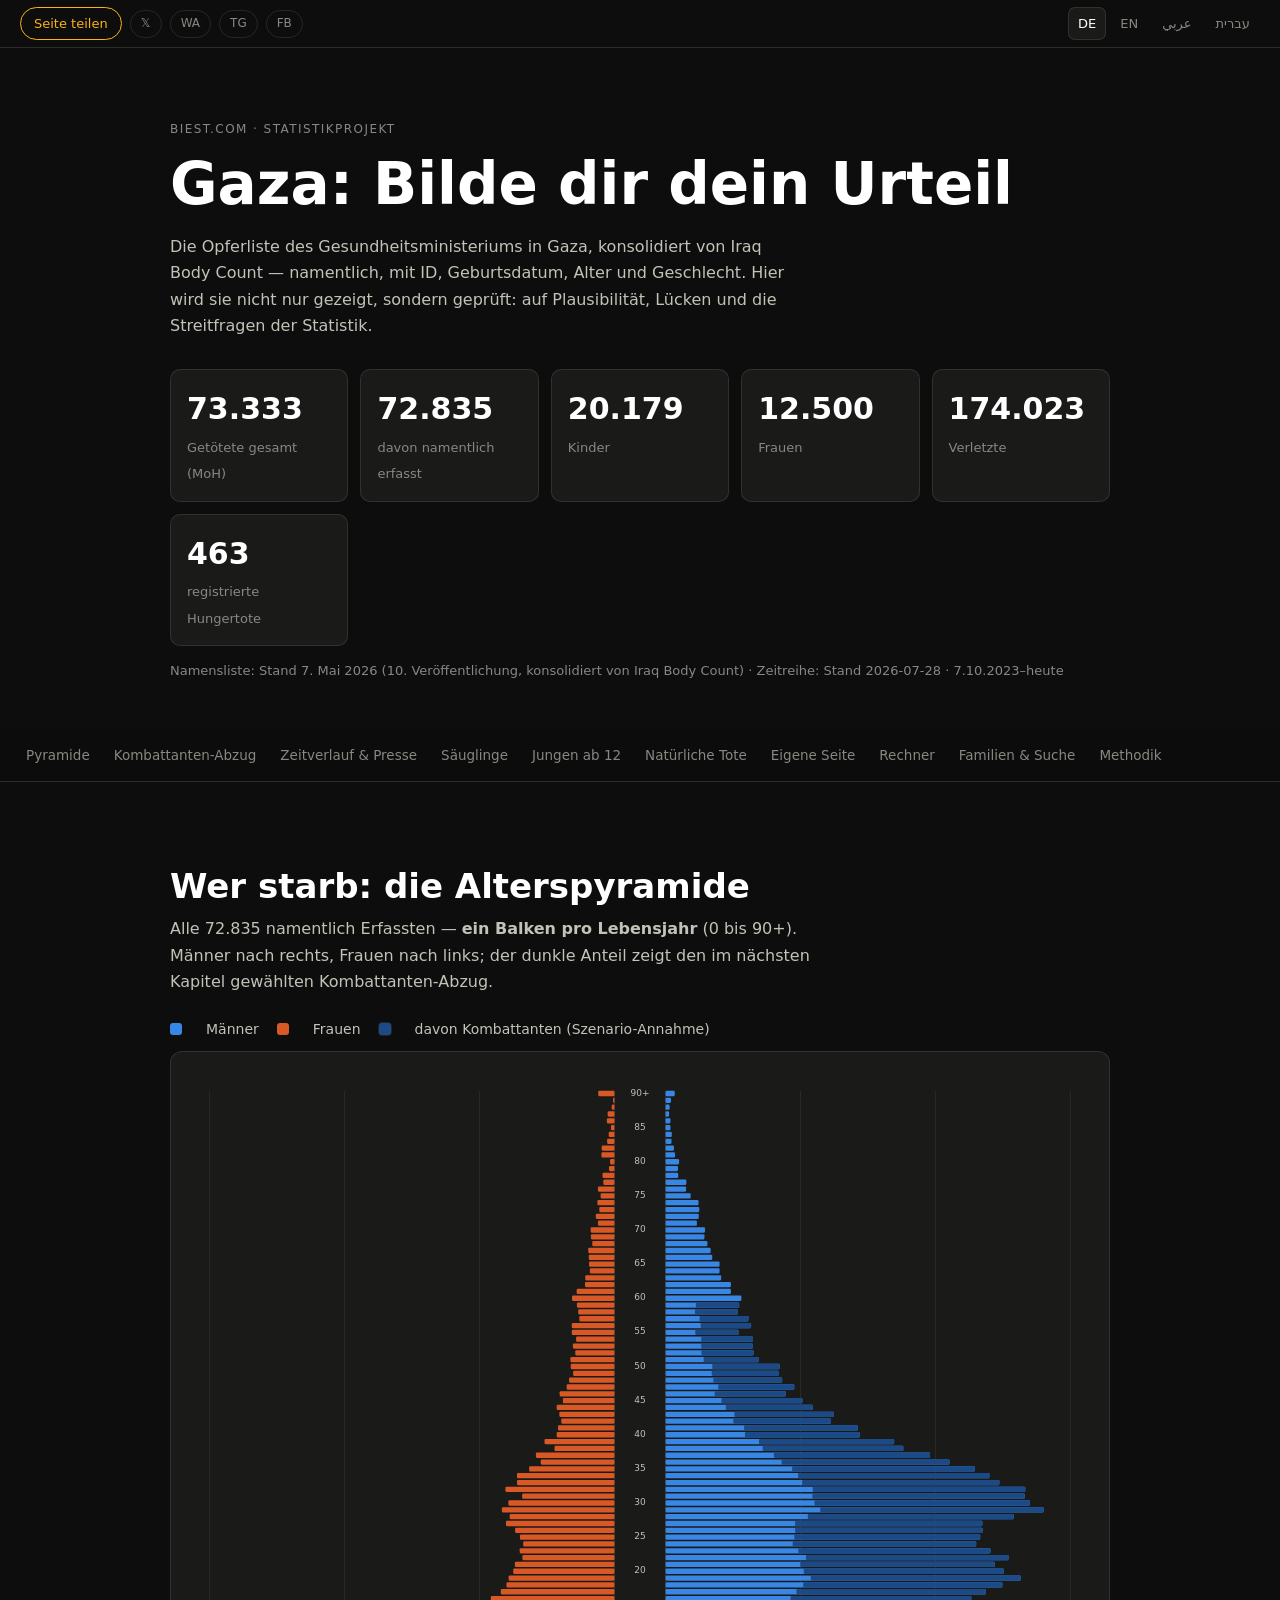
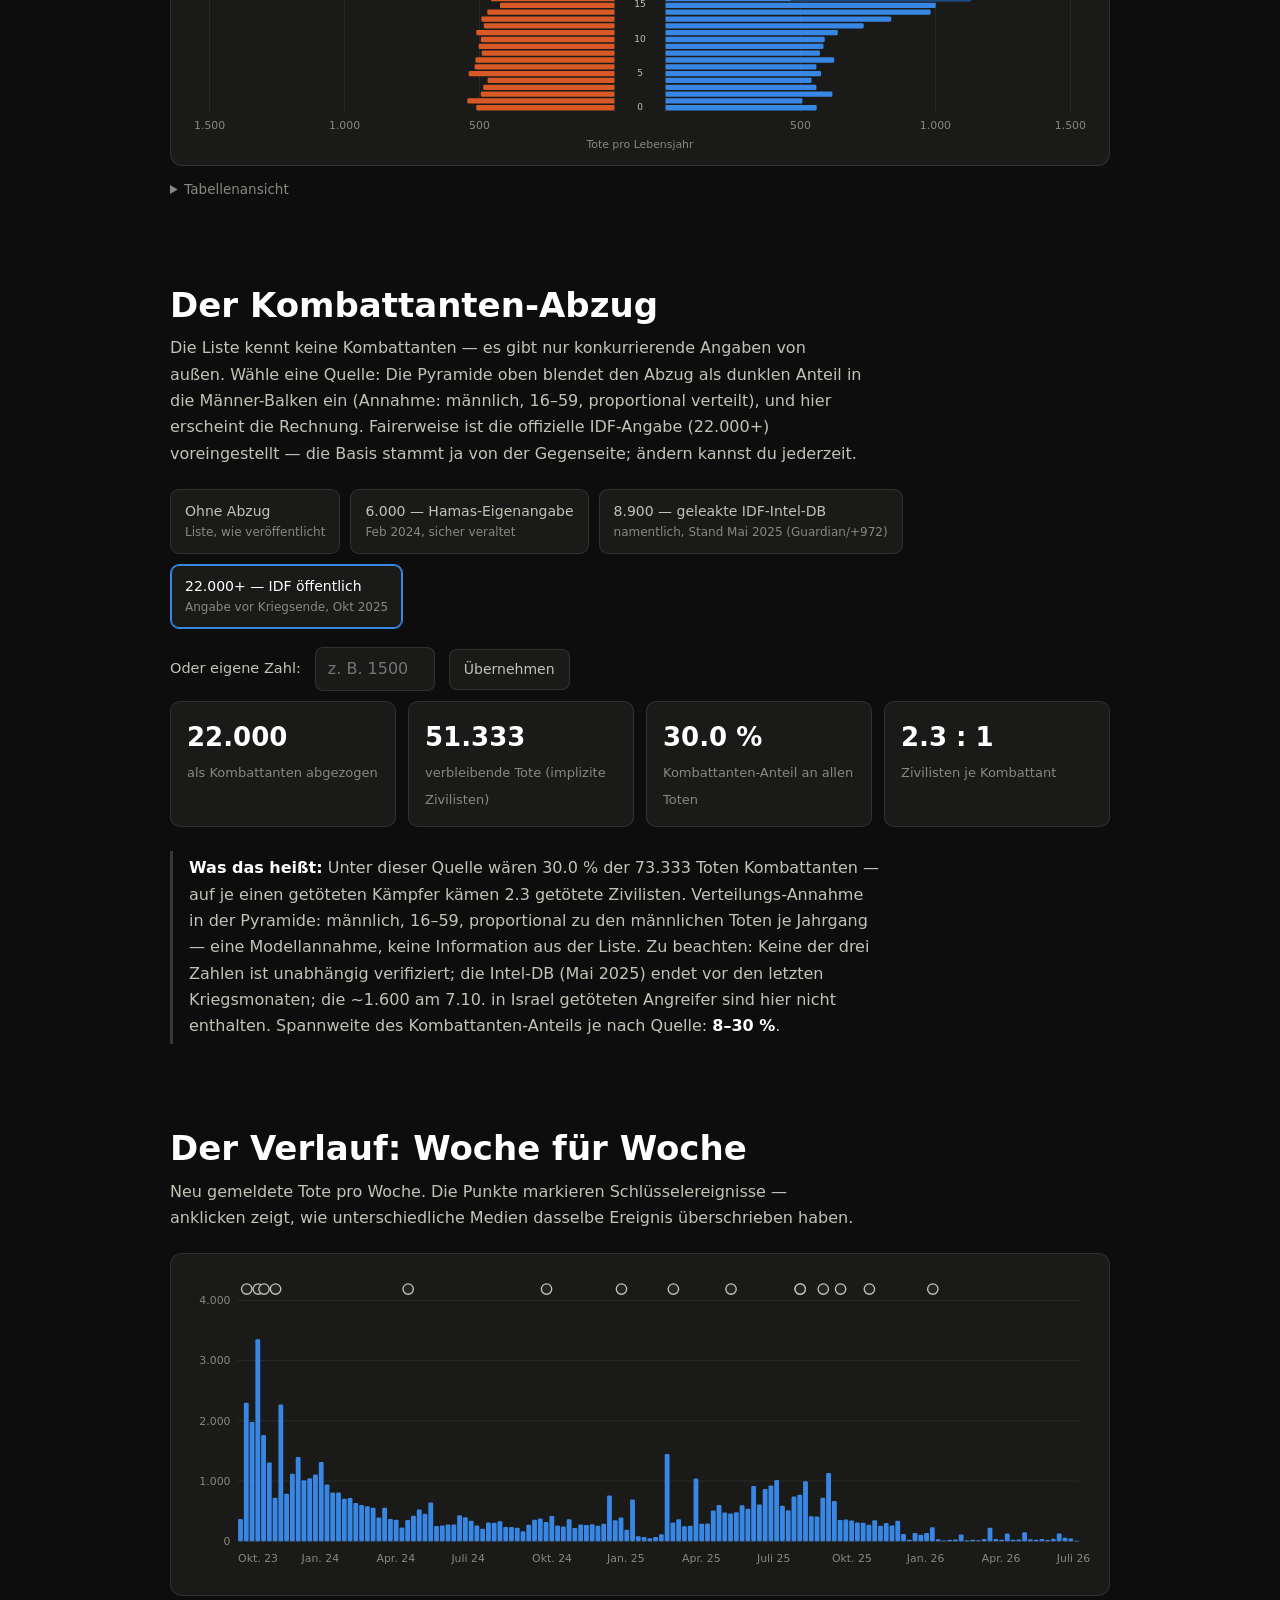
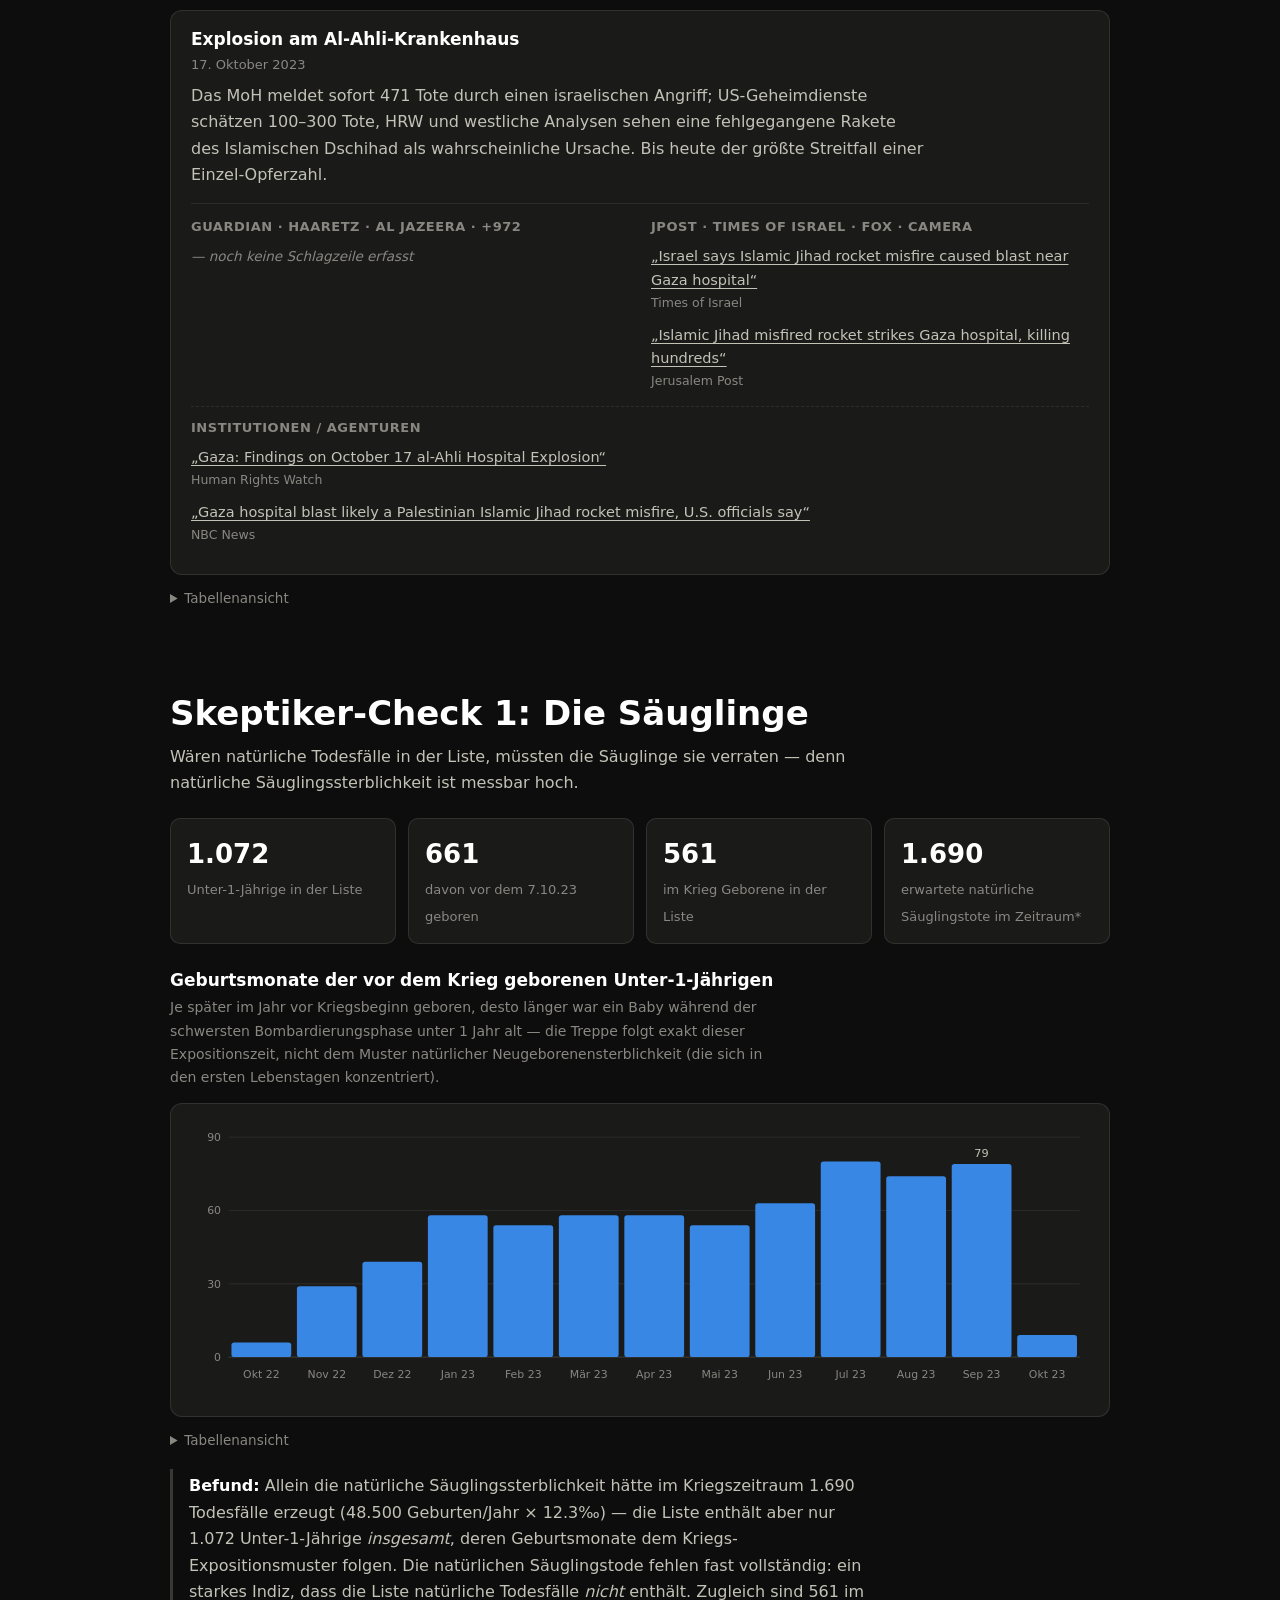
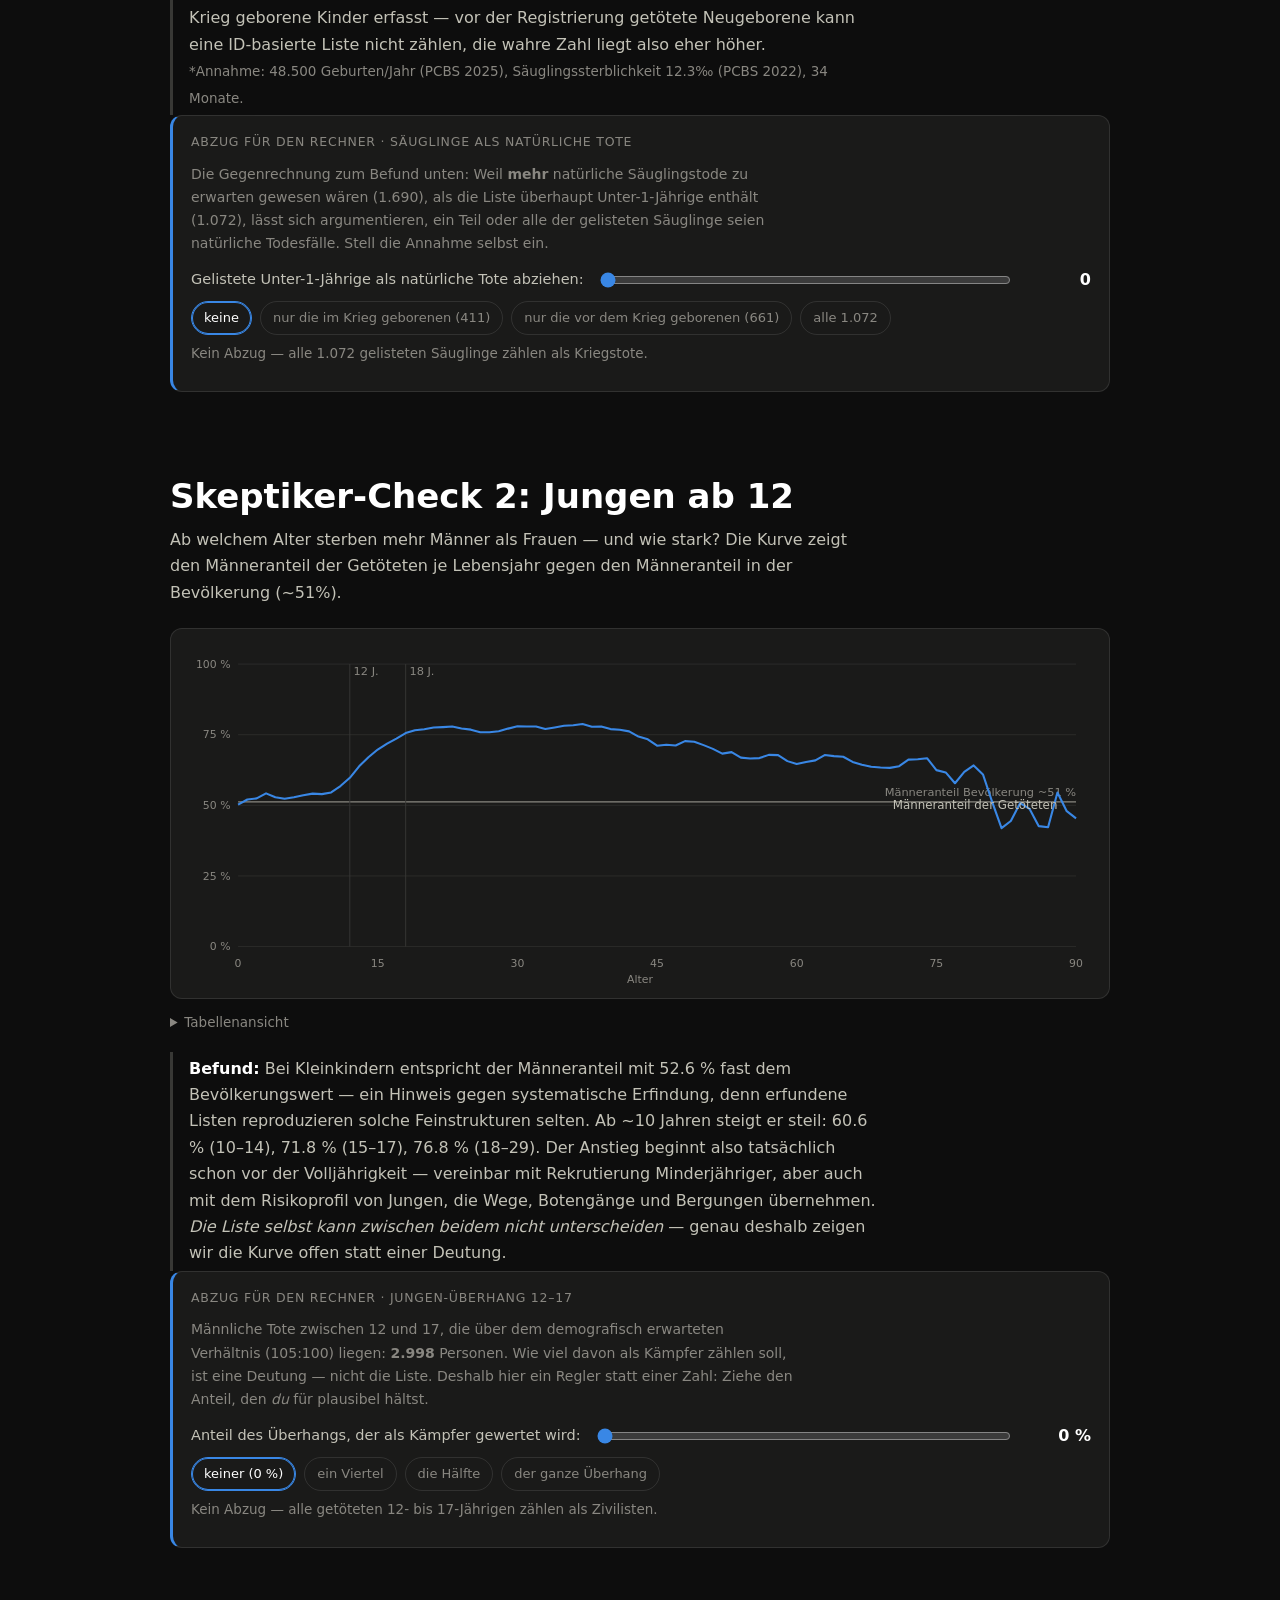
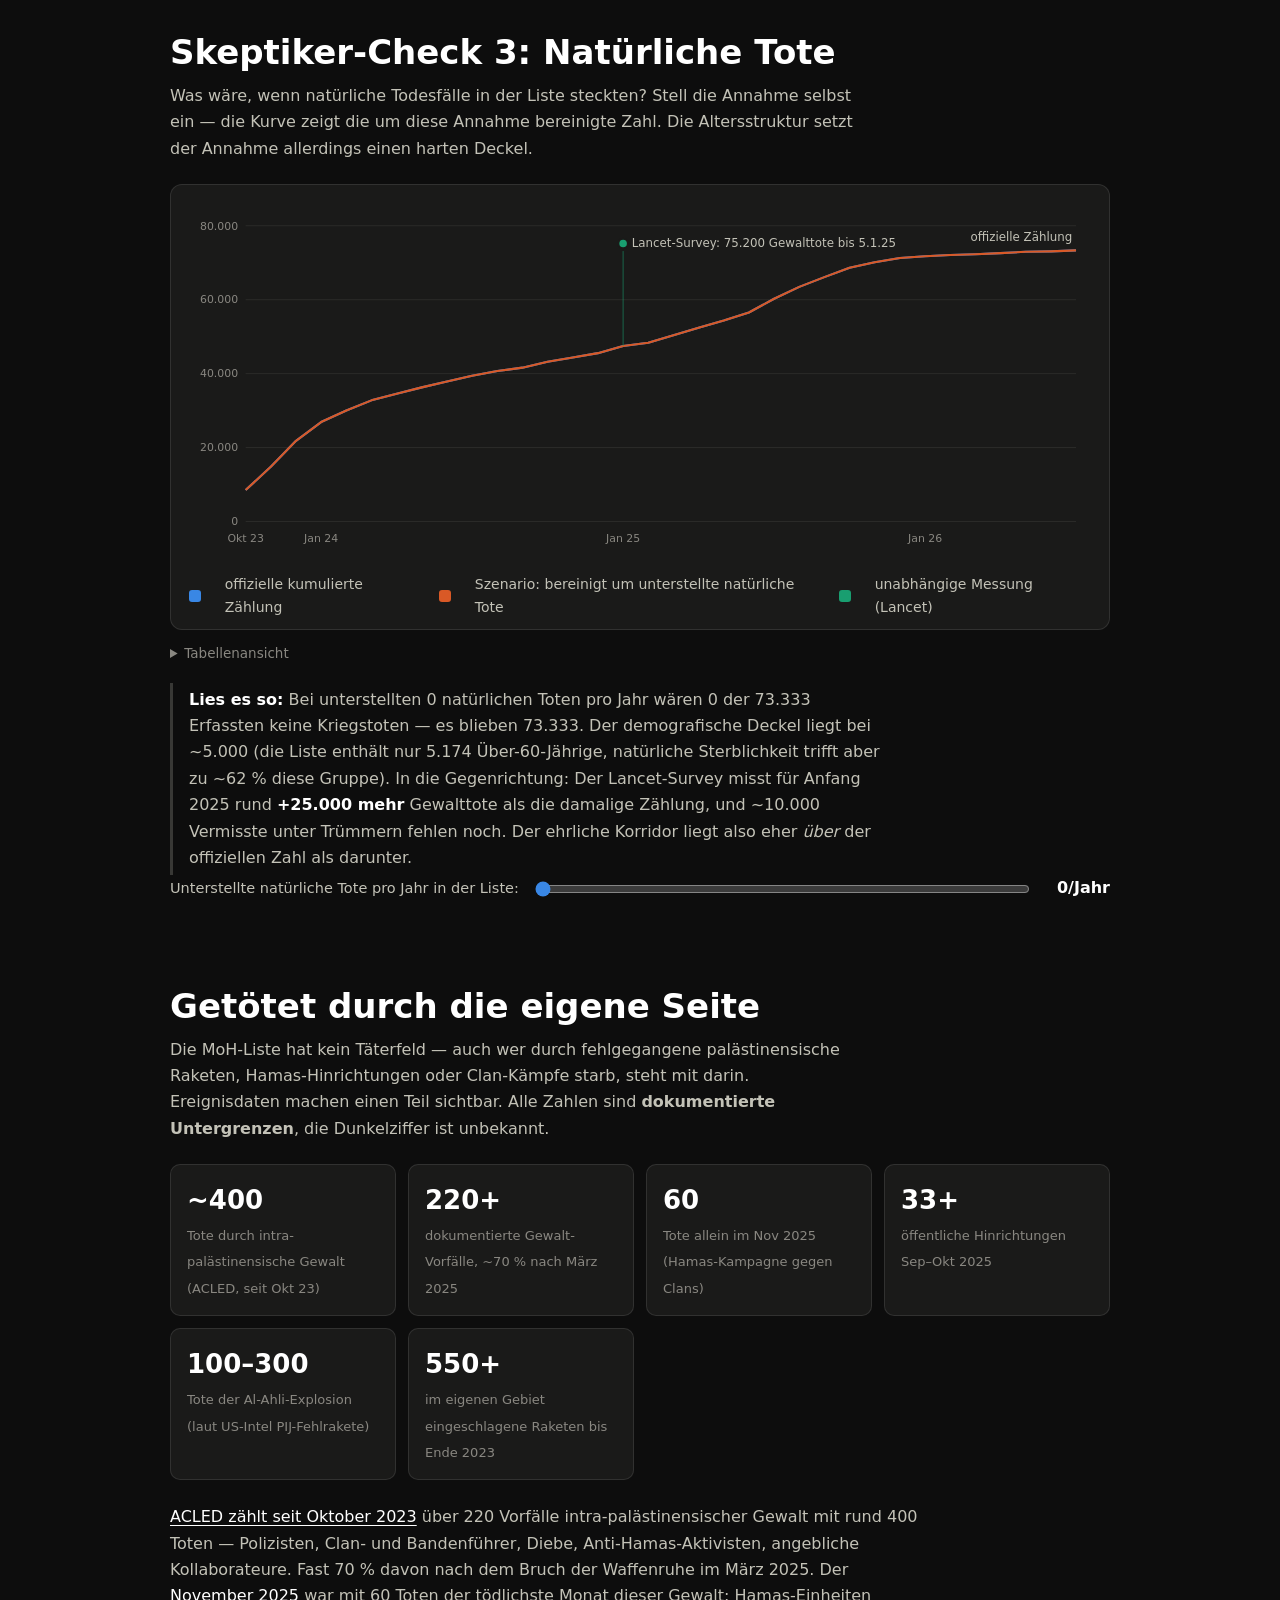
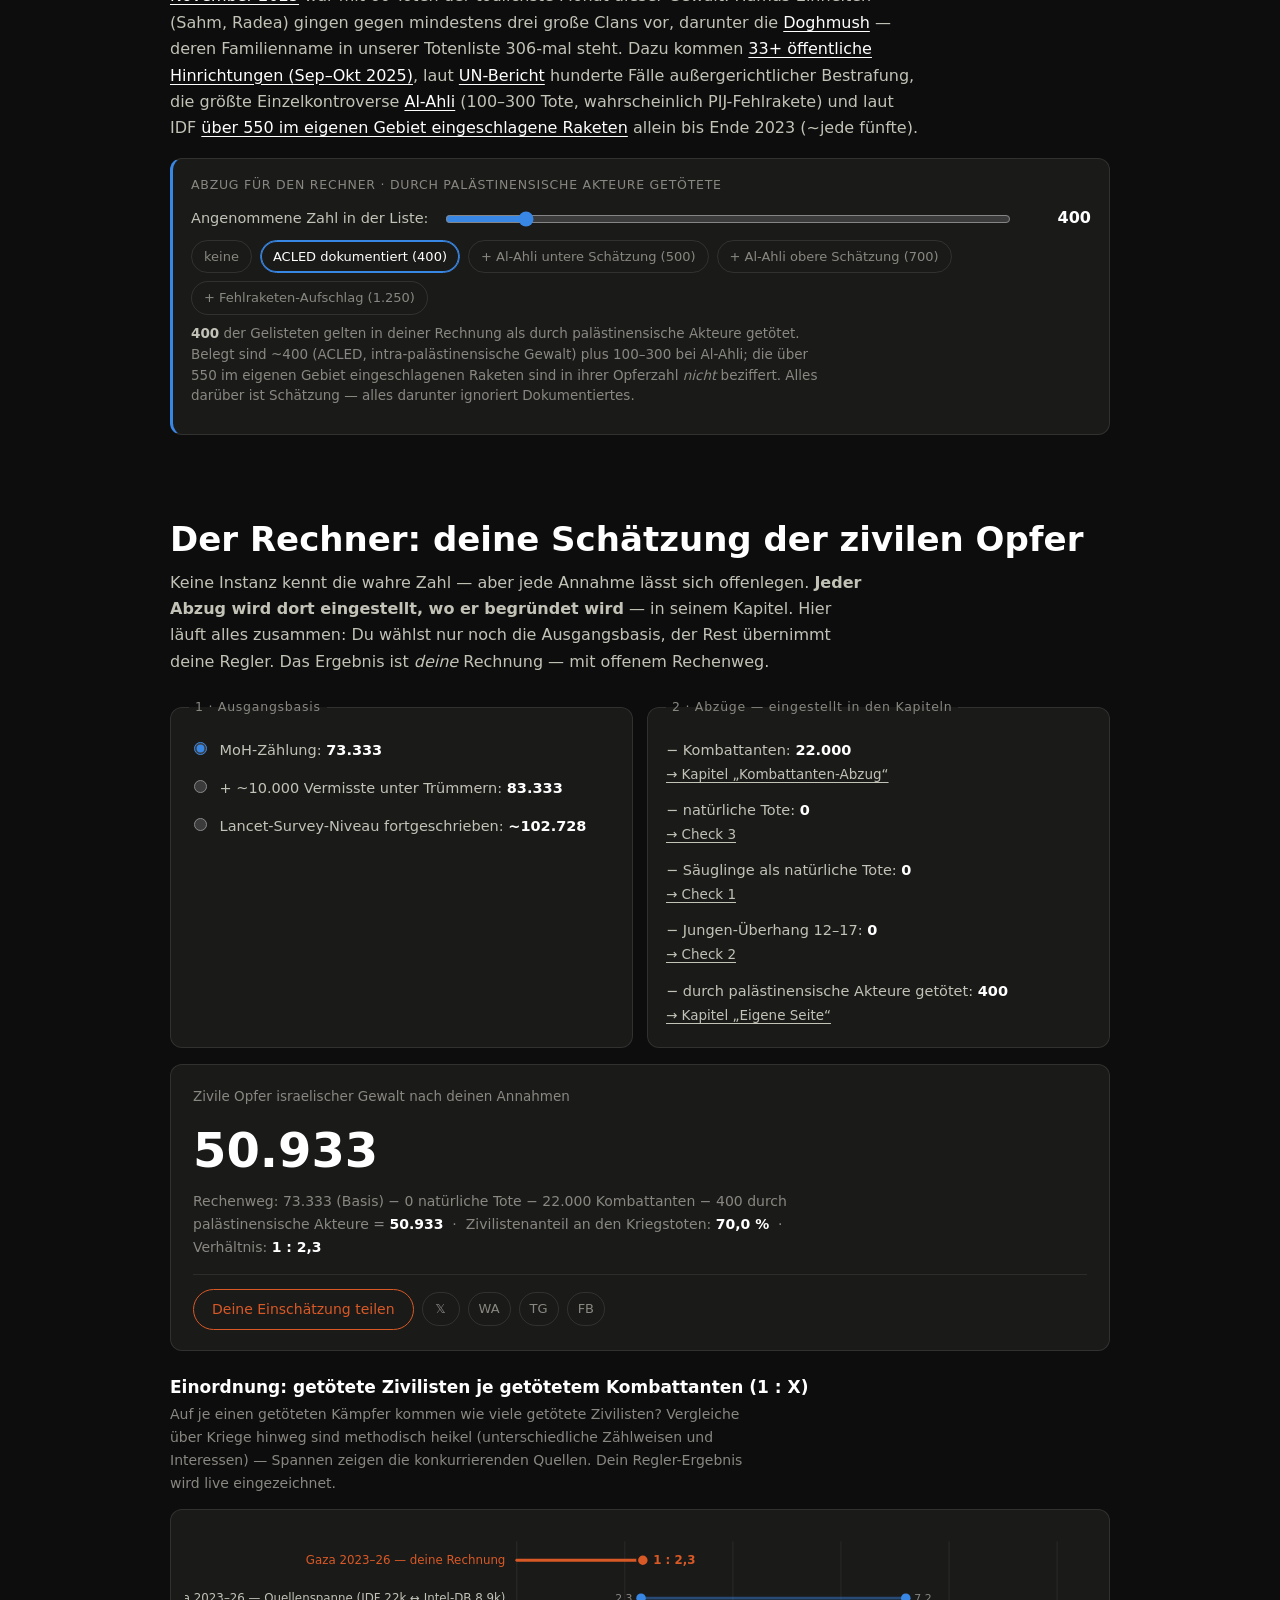
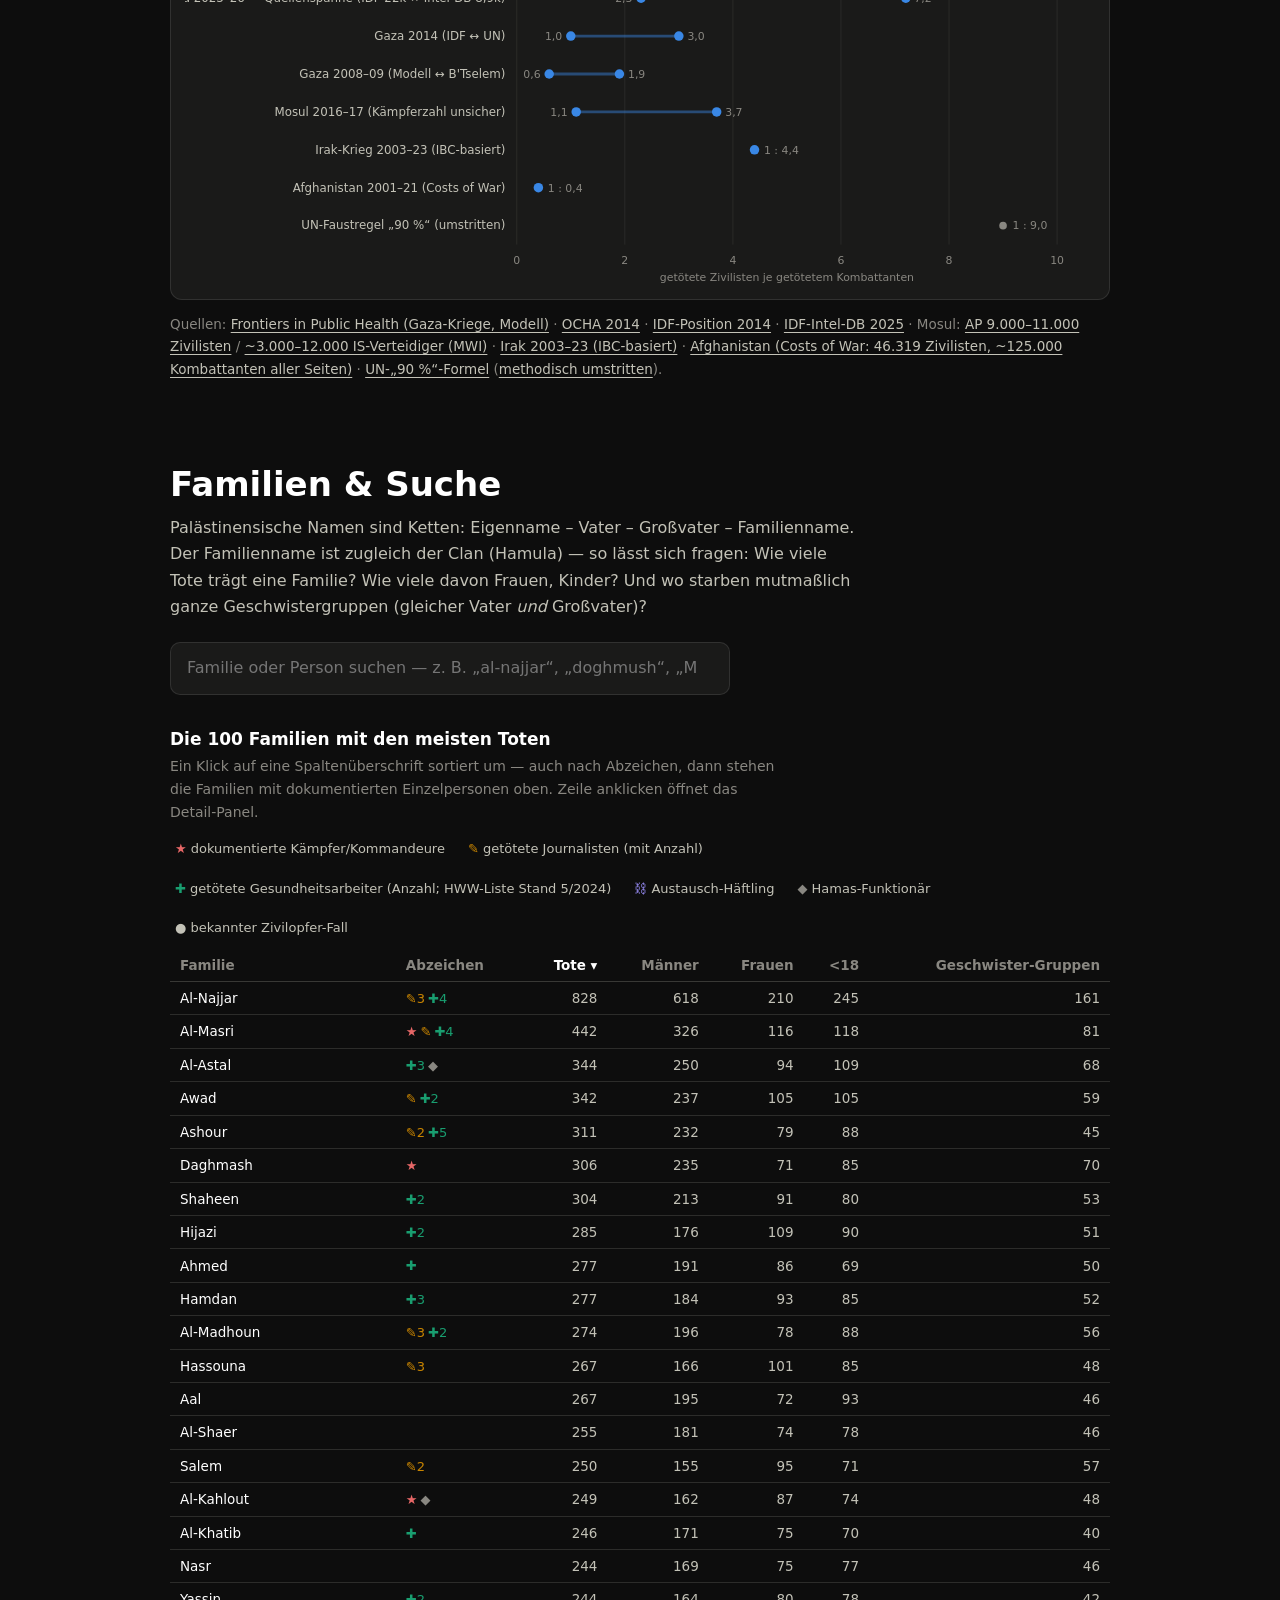
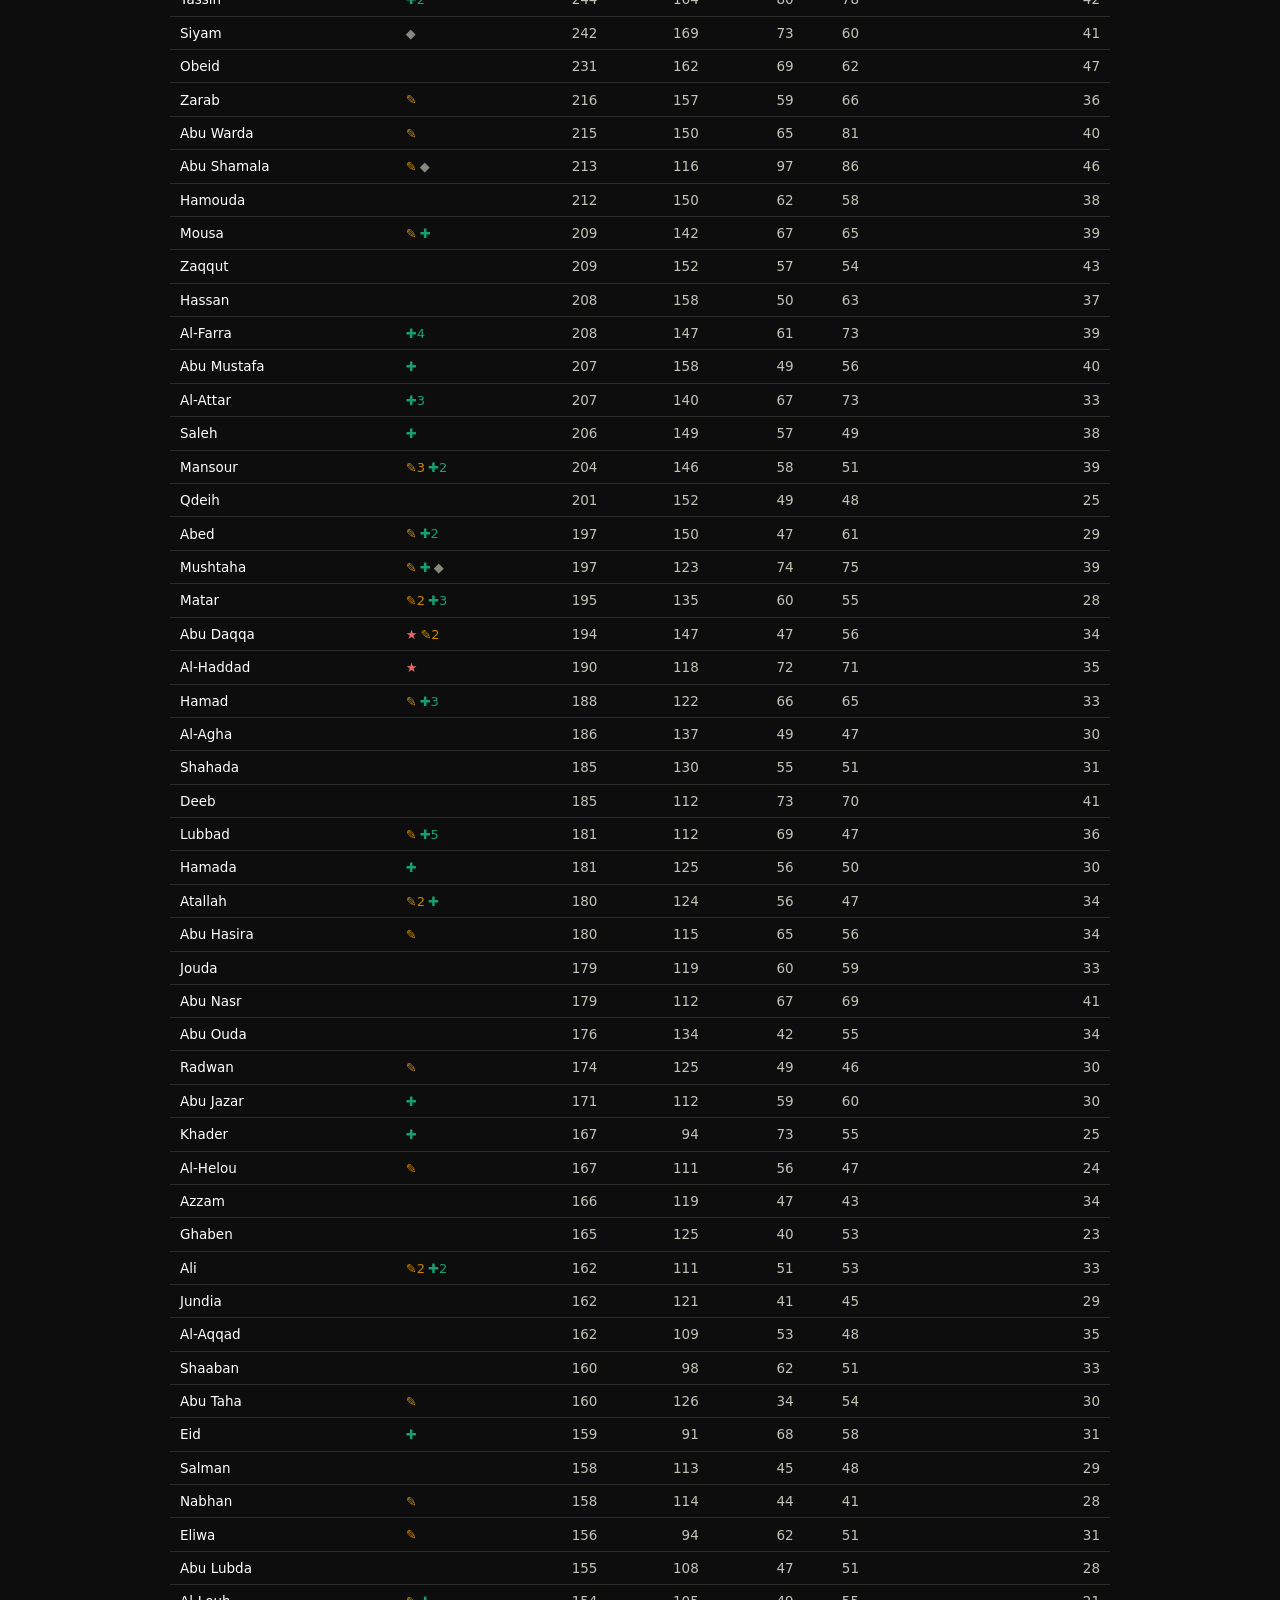
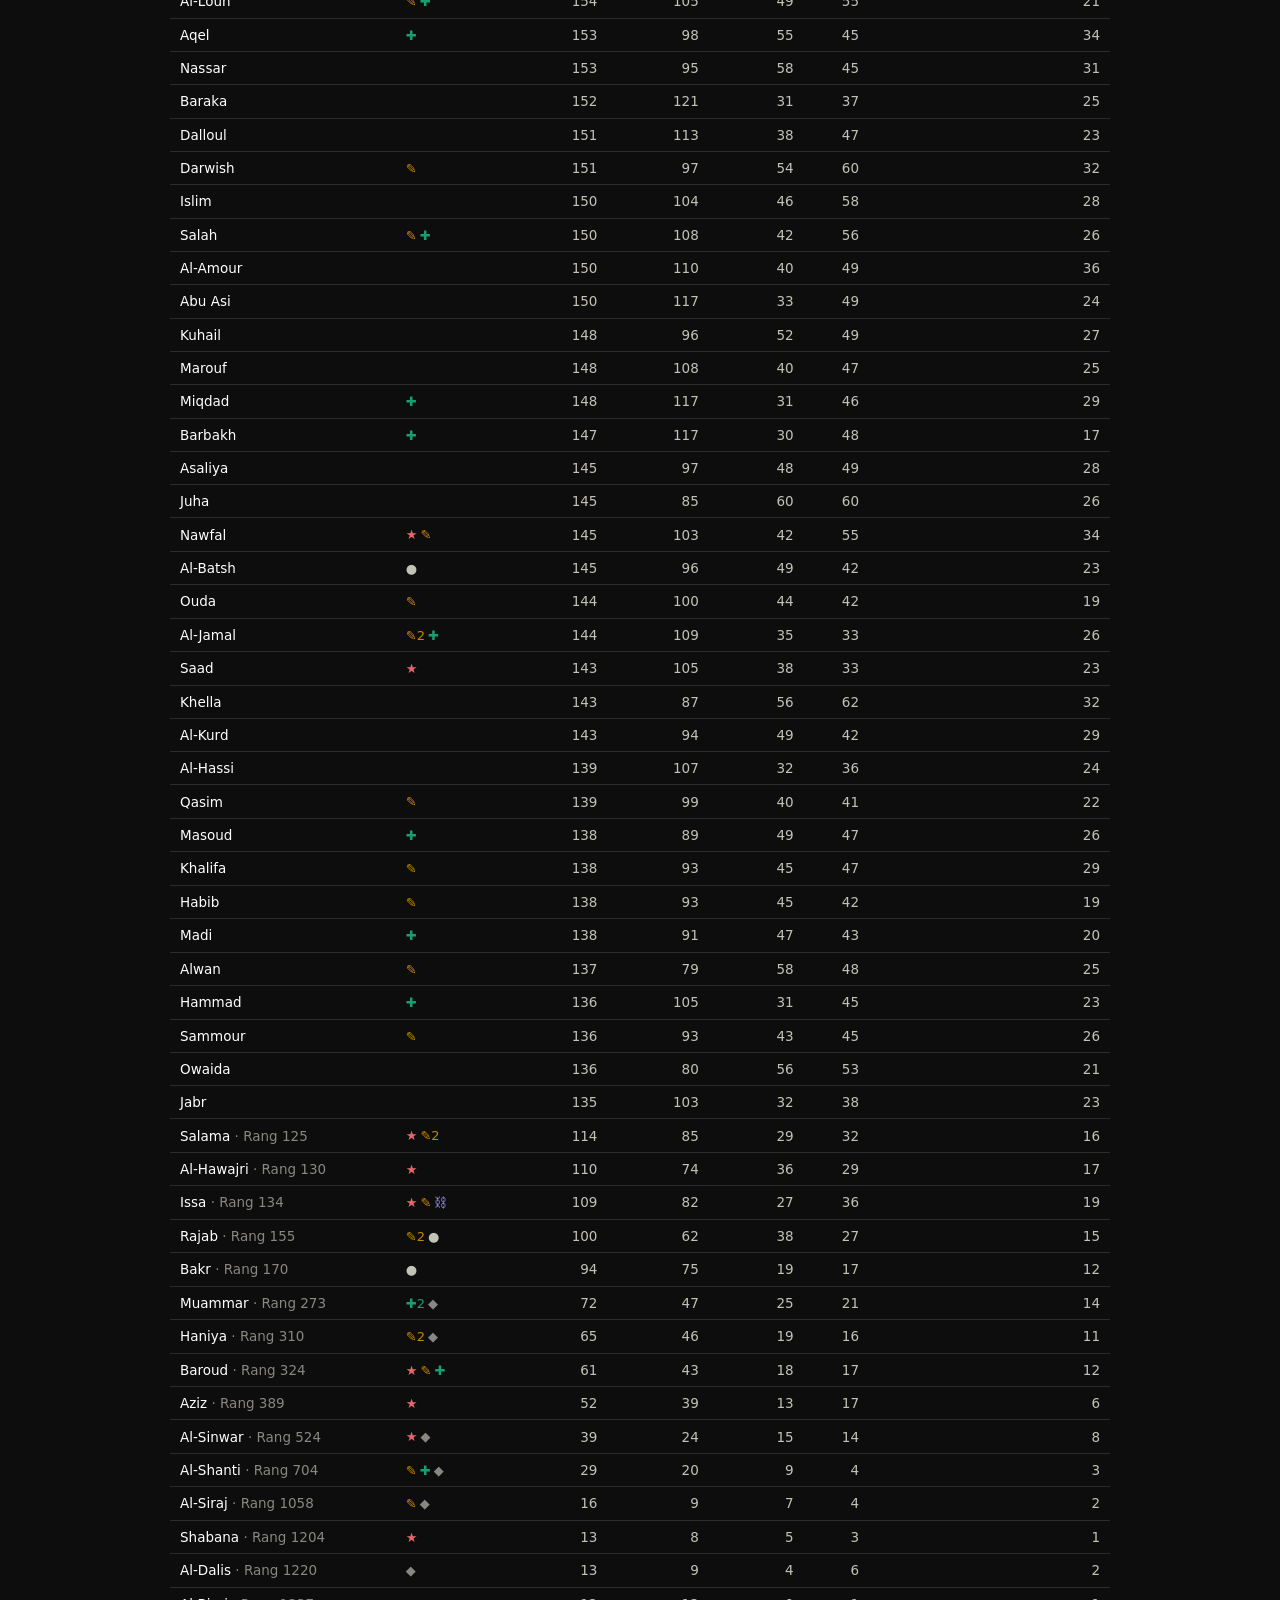
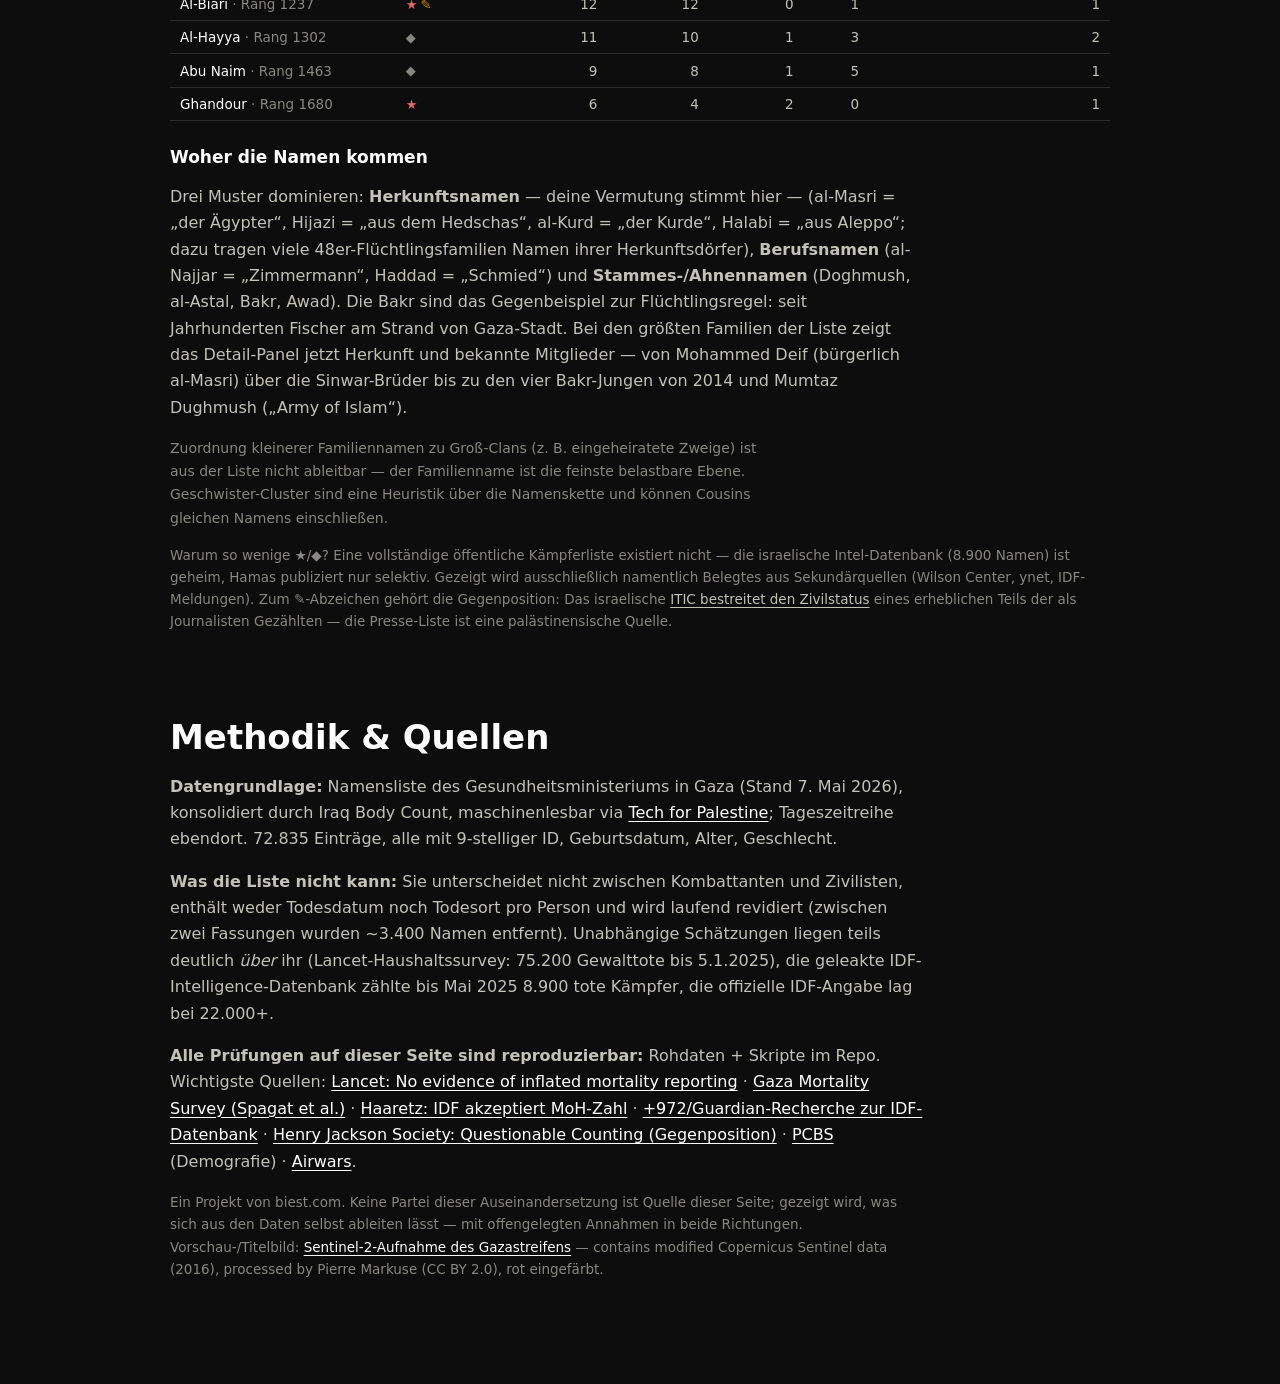
<file: site/index.html>
<!DOCTYPE html>
<html lang="de">
<head>
<meta charset="utf-8">
<meta name="viewport" content="width=device-width, initial-scale=1">
<title>Gaza: Bilde dir dein Urteil — biest.com</title>
<meta name="description" content="Statistische Analyse der Opferliste des Gazakriegs 2023–2026: Alterspyramide, Skeptiker-Checks, Zeitverlauf und Presse-Perspektiven.">
<meta property="og:type" content="website">
<meta property="og:site_name" content="biest.com">
<meta property="og:title" content="Gaza — Make Up Your Mind">
<meta property="og:description" content="72,835 named dead by age and sex — with the combatant deduction from competing sources, week-by-week press narratives, and a calculator for your own estimate. EN · AR · HE · DE">
<meta property="og:url" content="https://biest.com/gaza">
<meta property="og:image" content="https://biest.com/gaza/og-pyramid.jpg">
<meta property="og:image:type" content="image/jpeg">
<meta property="og:image:alt" content="Age pyramid of the 72,835 named dead in Gaza, men and women by year of age, with the IDF combatant figure marked">
<meta property="og:image:width" content="1200">
<meta property="og:image:height" content="630">
<meta name="twitter:card" content="summary_large_image">
<meta name="twitter:title" content="Gaza — Make Up Your Mind">
<meta name="twitter:description" content="72,835 names, examined — age pyramid, combatant deduction, your own calculation. EN · AR · HE · DE">
<meta name="twitter:image" content="https://biest.com/gaza/og-pyramid.jpg">
<meta name="twitter:image:alt" content="Age pyramid of the 72,835 named dead in Gaza, with the IDF combatant figure marked">
<script>/* Unter biest.com liegt die Seite auf /gaza (ohne Slash-Redirect) — base fixiert alle relativen Pfade. Lokal neutral. */
if (location.pathname.startsWith("/gaza")) document.write('<base href="/gaza/">');</script>
<link rel="stylesheet" href="css/style.css">
<script src="js/i18n.js"></script>
</head>
<body>

<div class="topbar">
  <div class="sharebar" id="topShare"></div>
  <div id="langSlot"></div>
</div>

<header class="hero">
  <p class="kicker">biest.com · Statistikprojekt</p>
  <h1>Gaza: Bilde dir dein Urteil</h1>
  <p class="sub">Die Opferliste des Gesundheitsministeriums in Gaza, konsolidiert von Iraq Body Count —
     namentlich, mit ID, Geburtsdatum, Alter und Geschlecht. Hier wird sie nicht nur gezeigt,
     sondern geprüft: auf Plausibilität, Lücken und die Streitfragen der Statistik.</p>
  <div class="kpis" id="kpis"></div>
  <p class="asof" id="asof"></p>
</header>

<nav class="toc">
  <a href="#pyramide">Pyramide</a>
  <a href="#kombattanten">Kombattanten-Abzug</a>
  <a href="#zeit">Zeitverlauf&nbsp;&amp;&nbsp;Presse</a>
  <a href="#check1">Säuglinge</a>
  <a href="#check2">Jungen&nbsp;ab&nbsp;12</a>
  <a href="#check3">Natürliche&nbsp;Tote</a>
  <a href="#eigen">Eigene&nbsp;Seite</a>
  <a href="#rechner">Rechner</a>
  <a href="#familien">Familien&nbsp;&amp;&nbsp;Suche</a>
  <a href="#methodik">Methodik</a>
</nav>

<main>

<section id="pyramide" class="mod">
  <h2>Wer starb: die Alterspyramide</h2>
  <p class="lede">Alle 72.835 namentlich Erfassten — <strong>ein Balken pro Lebensjahr</strong> (0 bis 90+).
     Männer nach rechts, Frauen nach links; der dunkle Anteil zeigt den im nächsten Kapitel
     gewählten Kombattanten-Abzug.</p>
  <div class="legend"><span class="sw sw-m"></span>Männer <span class="sw sw-f"></span>Frauen
    <span class="sw sw-c"></span>davon Kombattanten (Szenario-Annahme)</div>
  <div id="pyrChart" class="viz" aria-label="Alterspyramide"></div>
  <details class="tbl"><summary>Tabellenansicht</summary><div id="pyrTable"></div></details>
</section>

<section id="kombattanten" class="mod check">
  <h2>Der Kombattanten-Abzug</h2>
  <p class="lede">Die Liste kennt keine Kombattanten — es gibt nur konkurrierende Angaben von außen.
     Wähle eine Quelle: Die Pyramide oben blendet den Abzug als dunklen Anteil in die Männer-Balken ein
     (Annahme: männlich, 16–59, proportional verteilt), und hier erscheint die Rechnung. Fairerweise ist die offizielle IDF-Angabe (22.000+) voreingestellt — die Basis stammt ja von der Gegenseite; ändern kannst du jederzeit.</p>
  <div class="scenbtns" id="combatBtns"></div>
  <div class="sliderrow">
    <label for="combatCustom">Oder eigene Zahl:</label>
    <input type="number" id="combatCustom" min="0" max="45000" step="100" placeholder="z. B. 15000">
    <button id="combatApply" class="applybtn">Übernehmen</button>
  </div>
  <div class="statrow" id="combatStats"></div>
  <div class="verdict" id="combatVerdict"></div>
</section>

<section id="zeit" class="mod">
  <h2>Der Verlauf: Woche für Woche</h2>
  <p class="lede">Neu gemeldete Tote pro Woche. Die Punkte markieren Schlüsselereignisse —
     anklicken zeigt, wie unterschiedliche Medien dasselbe Ereignis überschrieben haben.</p>
  <div id="weekly" class="viz"></div>
  <div id="eventPanel" class="event-panel" hidden></div>
  <details class="tbl"><summary>Tabellenansicht</summary><div id="weeklyTable"></div></details>
</section>

<section id="check1" class="mod check">
  <h2>Skeptiker-Check 1: Die Säuglinge</h2>
  <p class="lede">Wären natürliche Todesfälle in der Liste, müssten die Säuglinge sie verraten —
     denn natürliche Säuglingssterblichkeit ist messbar hoch.</p>
  <div class="statrow" id="infantStats"></div>



  <h3>Geburtsmonate der vor dem Krieg geborenen Unter-1-Jährigen</h3>
  <p class="note">Je später im Jahr vor Kriegsbeginn geboren, desto länger war ein Baby während der
     schwersten Bombardierungsphase unter 1 Jahr alt — die Treppe folgt exakt dieser Expositionszeit,
     nicht dem Muster natürlicher Neugeborenensterblichkeit (die sich in den ersten Lebenstagen konzentriert).</p>
  <div id="infantRamp" class="viz"></div>
  <details class="tbl"><summary>Tabellenansicht</summary><div id="infantTable"></div></details>
  <div class="verdict" id="infantVerdict"></div>

  <div class="deduct">
    <div class="deduct-h">Abzug für den Rechner · Säuglinge als natürliche Tote</div>
    <p class="note">Die Gegenrechnung zum Befund unten: Weil <strong>mehr</strong> natürliche Säuglingstode zu erwarten
       gewesen wären (1.690), als die Liste überhaupt Unter-1-Jährige enthält (1.072), lässt sich argumentieren,
       ein Teil oder alle der gelisteten Säuglinge seien natürliche Todesfälle. Stell die Annahme selbst ein.</p>
    <div class="sliderrow">
      <label for="infSlider">Gelistete Unter-1-Jährige als natürliche Tote abziehen:</label>
      <input type="range" id="infSlider" min="0" max="1072" step="1" value="0">
      <output id="infOut">0</output>
    </div>
    <div class="quickset" id="infQuick">
      <button data-v="0">keine</button>
      <button data-v="411">nur die im Krieg geborenen (411)</button>
      <button data-v="661">nur die vor dem Krieg geborenen (661)</button>
      <button data-v="1072">alle 1.072</button>
    </div>
    <p class="fine" id="infDeductNote"></p>
  </div>
</section>

<section id="check2" class="mod check">
  <h2>Skeptiker-Check 2: Jungen ab 12</h2>
  <p class="lede">Ab welchem Alter sterben mehr Männer als Frauen — und wie stark? Die Kurve zeigt den
     Männeranteil der Getöteten je Lebensjahr gegen den Männeranteil in der Bevölkerung (~51%).</p>



  <div id="sexratio" class="viz"></div>
  <details class="tbl"><summary>Tabellenansicht</summary><div id="sexTable"></div></details>
  <div class="verdict" id="sexVerdict"></div>

  <div class="deduct">
    <div class="deduct-h">Abzug für den Rechner · Jungen-Überhang 12–17</div>
    <p class="note">Männliche Tote zwischen 12 und 17, die über dem demografisch erwarteten Verhältnis (105:100)
       liegen: <b id="boysTotal">…</b> Personen. Wie viel davon als Kämpfer zählen soll, ist eine Deutung —
       nicht die Liste. Deshalb hier ein Regler statt einer Zahl: Ziehe den Anteil, den <em>du</em> für
       plausibel hältst.</p>
    <div class="sliderrow">
      <label for="boysSlider">Anteil des Überhangs, der als Kämpfer gewertet wird:</label>
      <input type="range" id="boysSlider" min="0" max="100" step="5" value="0">
      <output id="boysOut">0 %</output>
    </div>
    <div class="quickset" id="boysQuick">
      <button data-v="0">keiner (0 %)</button>
      <button data-v="25">ein Viertel</button>
      <button data-v="50">die Hälfte</button>
      <button data-v="100">der ganze Überhang</button>
    </div>
    <p class="fine" id="boysDeductNote"></p>
  </div>
</section>

<section id="check3" class="mod check">
  <h2>Skeptiker-Check 3: Natürliche Tote</h2>
  <p class="lede">Was wäre, wenn natürliche Todesfälle in der Liste steckten? Stell die Annahme selbst ein —
     die Kurve zeigt die um diese Annahme bereinigte Zahl. Die Altersstruktur setzt der Annahme allerdings
     einen harten Deckel.</p>

  <div id="scenario" class="viz"></div>
  <details class="tbl"><summary>Tabellenansicht</summary><div id="scenTable"></div></details>
  <div class="verdict" id="natVerdict"></div>

  <div class="sliderrow">
    <label for="natSlider">Unterstellte natürliche Tote pro Jahr in der Liste:</label>
    <input type="range" id="natSlider" min="0" max="8000" step="250" value="0">
    <output id="natOut">0</output>
  </div>
  <p class="warn" id="natWarn" hidden>⚠ <strong>Über dem Altersstruktur-Deckel:</strong> Die Liste enthält insgesamt nur
     5.174 Menschen über 60 — mehr als ~5.000 natürliche Tote lassen sich demografisch nicht in ihr verstecken,
     da natürliche Sterblichkeit zu ~62% Menschen über 60 trifft.</p>
</section>

<section id="eigen" class="mod check">
  <h2>Getötet durch die eigene Seite</h2>
  <p class="lede">Die MoH-Liste hat kein Täterfeld — auch wer durch fehlgegangene palästinensische Raketen,
     Hamas-Hinrichtungen oder Clan-Kämpfe starb, steht mit darin. Ereignisdaten machen einen Teil sichtbar.
     Alle Zahlen sind <strong>dokumentierte Untergrenzen</strong>, die Dunkelziffer ist unbekannt.</p>



  <div class="statrow" id="ownStats"></div>
  <div class="prose">
    <p><a href="https://acleddata.com/report/gaza-after-two-years-israel-expands-control-and-sows-chaos-hamas-adapts-survive">ACLED zählt seit Oktober 2023</a>
    über 220 Vorfälle intra-palästinensischer Gewalt mit rund 400 Toten — Polizisten, Clan- und Bandenführer,
    Diebe, Anti-Hamas-Aktivisten, angebliche Kollaborateure. Fast 70&nbsp;% davon nach dem Bruch der Waffenruhe im März 2025.
    Der <a href="https://acleddata.com/update/middle-east-overview-november-2025">November 2025</a> war mit 60 Toten der
    tödlichste Monat dieser Gewalt: Hamas-Einheiten (Sahm, Radea) gingen gegen mindestens drei große Clans vor,
    darunter die <a href="https://en.wikipedia.org/wiki/2025_Hamas%E2%80%93Doghmush_conflict">Doghmush</a> —
    deren Familienname in unserer Totenliste 306-mal steht. Dazu kommen
    <a href="https://en.wikipedia.org/wiki/2025_Hamas_executions">33+ öffentliche Hinrichtungen (Sep–Okt 2025)</a>,
    laut <a href="https://www.timesofisrael.com/hamas-members-executed-and-maimed-dozens-of-palestinians-in-gaza-un-report-says/">UN-Bericht</a>
    hunderte Fälle außergerichtlicher Bestrafung, die größte Einzelkontroverse
    <a href="https://www.hrw.org/news/2023/11/26/gaza-findings-october-17-al-ahli-hospital-explosion">Al-Ahli</a>
    (100–300 Tote, wahrscheinlich PIJ-Fehlrakete) und laut IDF
    <a href="https://www.foxnews.com/world/string-hamas-islamic-jihad-rocket-misfires-resulted-deaths-multiple-civilians-gaza-idf.print">über 550 im eigenen Gebiet eingeschlagene Raketen</a>
    allein bis Ende 2023 (~jede fünfte).</p>
  </div>

  <div class="deduct">
    <div class="deduct-h">Abzug für den Rechner · durch palästinensische Akteure Getötete</div>
    <div class="sliderrow">
      <label for="ownSlider">Angenommene Zahl in der Liste:</label>
      <input type="range" id="ownSlider" min="0" max="3000" step="25" value="400">
      <output id="ownOut">400</output>
    </div>
    <div class="quickset" id="ownQuick">
      <button data-v="0">keine</button>
      <button data-v="400">ACLED dokumentiert (400)</button>
      <button data-v="500">+ Al-Ahli untere Schätzung (500)</button>
      <button data-v="700">+ Al-Ahli obere Schätzung (700)</button>
      <button data-v="1250">+ Fehlraketen-Aufschlag (1.250)</button>
    </div>
    <p class="fine" id="ownDeductNote"></p>
  </div>
</section>

<section id="rechner" class="mod check">
  <h2>Der Rechner: deine Schätzung der zivilen Opfer</h2>
  <p class="lede">Keine Instanz kennt die wahre Zahl — aber jede Annahme lässt sich offenlegen.
     <strong>Jeder Abzug wird dort eingestellt, wo er begründet wird</strong> — in seinem Kapitel.
     Hier läuft alles zusammen: Du wählst nur noch die Ausgangsbasis, der Rest übernimmt deine Regler.
     Das Ergebnis ist <em>deine</em> Rechnung — mit offenem Rechenweg.</p>
  <div class="calcgrid">
    <fieldset class="calcbox">
      <legend>1 · Ausgangsbasis</legend>
      <label><input type="radio" name="calcBase" value="moh" checked> MoH-Zählung: <b>73.333</b></label>
      <label><input type="radio" name="calcBase" value="rubble"> + ~10.000 Vermisste unter Trümmern: <b>83.333</b></label>
      <label><input type="radio" name="calcBase" value="lancet"> Lancet-Survey-Niveau fortgeschrieben: <b id="lancetBase">…</b></label>
    </fieldset>
    <fieldset class="calcbox">
      <legend>2 · Abzüge — eingestellt in den Kapiteln</legend>
      <div class="calcline">− Kombattanten: <b id="calcCombat">0</b>
        <span class="fine"><a href="#kombattanten">→ Kapitel „Kombattanten-Abzug“</a></span></div>
      <div class="calcline">− natürliche Tote: <b id="calcNatural">0</b>
        <span class="fine" id="calcNaturalHint"><a href="#check3">→ Check 3</a></span></div>
      <div class="calcline">− Säuglinge als natürliche Tote: <b id="calcInfants">0</b>
        <span class="fine"><a href="#check1">→ Check 1</a></span></div>
      <div class="calcline">− Jungen-Überhang 12–17: <b id="calcBoysN">0</b>
        <span class="fine"><a href="#check2">→ Check 2</a></span></div>
      <div class="calcline">− durch palästinensische Akteure getötet: <b id="calcOwnN">400</b>
        <span class="fine"><a href="#eigen">→ Kapitel „Eigene Seite“</a></span></div>
      <p class="warn" id="calcOverlap" hidden>⚠ <strong>Doppelzählung:</strong> Säuglinge sind eine Teilmenge der
        natürlichen Toten — beide Regler zusammen ziehen dieselben Menschen zweimal ab.</p>
    </fieldset>
  </div>
  <div class="calcresult">
    <div class="calchero"><span>Zivile Opfer israelischer Gewalt nach deinen Annahmen</span><b id="calcResult">–</b></div>
    <div id="calcBreakdown" class="note"></div>
    <div class="sharebar sharebar-calc" id="calcShare"></div>
  </div>
  <h3>Einordnung: getötete Zivilisten je getötetem Kombattanten (1 : X)</h3>
  <p class="note">Auf je einen getöteten Kämpfer kommen wie viele getötete Zivilisten? Vergleiche über Kriege hinweg
     sind methodisch heikel (unterschiedliche Zählweisen und Interessen) — Spannen zeigen die konkurrierenden Quellen.
     Dein Regler-Ergebnis wird live eingezeichnet.</p>
  <div id="ratioChart" class="viz"></div>
  <p class="fine">Quellen: <a href="https://www.frontiersin.org/journals/public-health/articles/10.3389/fpubh.2024.1359189/full">Frontiers in Public Health (Gaza-Kriege, Modell)</a> ·
     <a href="https://www.ochaopt.org/content/key-figures-2014-hostilities">OCHA 2014</a> ·
     <a href="https://www.foxnews.com/world/israeli-army-rights-groups-give-clashing-views-in-gaza-war-over-ratio-of-civilians-killed.amp">IDF-Position 2014</a> ·
     <a href="https://www.aljazeera.com/news/2025/8/21/israeli-data-shows-83-percent-of-gaza-war-dead-are-civilians-report">IDF-Intel-DB 2025</a> ·
     Mosul: <a href="https://www.aljazeera.com/news/2017/12/20/more-than-9000-killed-in-battle-for-mosul-ap">AP 9.000–11.000 Zivilisten</a> /
     <a href="https://mwi.westpoint.edu/urban-warfare-project-case-study-2-battle-of-mosul/">~3.000–12.000 IS-Verteidiger (MWI)</a> ·
     <a href="https://military-history.fandom.com/wiki/Civilian_casualty_ratio">Irak 2003–23 (IBC-basiert)</a> ·
     <a href="https://theconversation.com/calculating-the-costs-of-the-afghanistan-war-in-lives-dollars-and-years-164588">Afghanistan (Costs of War: 46.319 Zivilisten, ~125.000 Kombattanten aller Seiten)</a> ·
     <a href="https://press.un.org/en/2022/sc14904.doc.htm">UN-„90 %“-Formel</a> (<a href="https://www.tandfonline.com/doi/abs/10.1080/00396338.2010.494880">methodisch umstritten</a>).</p>
</section>

<section id="familien" class="mod">
  <h2>Familien &amp; Suche</h2>
  <p class="lede">Palästinensische Namen sind Ketten: Eigenname – Vater – Großvater – Familienname.
     Der Familienname ist zugleich der Clan (Hamula) — so lässt sich fragen: Wie viele Tote trägt eine Familie?
     Wie viele davon Frauen, Kinder? Und wo starben mutmaßlich ganze Geschwistergruppen
     (gleicher Vater <em>und</em> Großvater)?</p>
  <input type="search" id="famSearch" placeholder="Familie oder Person suchen — z.&nbsp;B. „al-najjar“, „doghmush“, „Mohammed…“" autocomplete="off">
  <div id="searchInfo" class="note"></div>
  <div id="famResults"></div>
  <div id="famDetail" class="event-panel" hidden></div>
  <h3>Die 100 Familien mit den meisten Toten</h3>
  <p class="note">Ein Klick auf eine Spaltenüberschrift sortiert um — auch nach Abzeichen, dann stehen die
     Familien mit dokumentierten Einzelpersonen oben. Zeile anklicken öffnet das Detail-Panel.</p>
  <div class="legend" style="flex-wrap:wrap;font-size:13px">
    <span><span class="bdg b-f">★</span> dokumentierte Kämpfer/Kommandeure</span>
    <span><span class="bdg b-p">✎</span> getötete Journalisten (mit Anzahl)</span>
    <span><span class="bdg b-m">✚</span> getötete Gesundheitsarbeiter (Anzahl; HWW-Liste Stand 5/2024)</span>
    <span><span class="bdg b-pr">⛓</span> Austausch-Häftling</span>
    <span><span class="bdg b-o">◆</span> Hamas-Funktionär</span>
    <span><span class="bdg b-v">●</span> bekannter Zivilopfer-Fall</span>
  </div>
  <div id="famTop" class="famtop"></div>
  <h3>Woher die Namen kommen</h3>
  <div class="prose">
    <p>Drei Muster dominieren: <strong>Herkunftsnamen</strong> — deine Vermutung stimmt hier —
    (al-Masri = „der Ägypter“, Hijazi = „aus dem Hedschas“, al-Kurd = „der Kurde“, Halabi = „aus Aleppo“;
    dazu tragen viele 48er-Flüchtlingsfamilien Namen ihrer Herkunftsdörfer),
    <strong>Berufsnamen</strong> (al-Najjar = „Zimmermann“, Haddad = „Schmied“) und
    <strong>Stammes-/Ahnennamen</strong> (Doghmush, al-Astal, Bakr, Awad). Die Bakr sind das Gegenbeispiel zur
    Flüchtlingsregel: seit Jahrhunderten Fischer am Strand von Gaza-Stadt. Bei den größten Familien der Liste
    zeigt das Detail-Panel jetzt Herkunft und bekannte Mitglieder — von Mohammed Deif (bürgerlich al-Masri)
    über die Sinwar-Brüder bis zu den vier Bakr-Jungen von 2014 und Mumtaz Dughmush („Army of Islam“).</p>
  </div>
  <p class="note">Zuordnung kleinerer Familiennamen zu Groß-Clans (z.&nbsp;B. eingeheiratete Zweige) ist aus der Liste
     nicht ableitbar — der Familienname ist die feinste belastbare Ebene. Geschwister-Cluster sind eine Heuristik
     über die Namenskette und können Cousins gleichen Namens einschließen.</p>
  <p class="fine">Warum so wenige ★/◆? Eine vollständige öffentliche Kämpferliste existiert nicht — die israelische
     Intel-Datenbank (8.900 Namen) ist geheim, Hamas publiziert nur selektiv. Gezeigt wird ausschließlich namentlich
     Belegtes aus Sekundärquellen (Wilson Center, ynet, IDF-Meldungen). Zum ✎-Abzeichen gehört die Gegenposition:
     Das israelische <a href="https://www.timesofisrael.com/finally-naming-their-war-dead-gazan-terror-groups-admit-slain-journalists-were-fighters/">ITIC bestreitet den Zivilstatus</a>
     eines erheblichen Teils der als Journalisten Gezählten — die Presse-Liste ist eine palästinensische Quelle.</p>
</section>

<section id="methodik" class="mod">
  <h2>Methodik &amp; Quellen</h2>
  <div class="prose">
    <p><strong>Datengrundlage:</strong> Namensliste des Gesundheitsministeriums in Gaza (Stand 7.&nbsp;Mai 2026),
    konsolidiert durch Iraq Body Count, maschinenlesbar via
    <a href="https://data.techforpalestine.org/docs/killed-in-gaza/">Tech for Palestine</a>;
    Tageszeitreihe ebendort. 72.835 Einträge, alle mit 9-stelliger ID, Geburtsdatum, Alter, Geschlecht.</p>
    <p><strong>Was die Liste nicht kann:</strong> Sie unterscheidet nicht zwischen Kombattanten und Zivilisten,
    enthält weder Todesdatum noch Todesort pro Person und wird laufend revidiert (zwischen zwei Fassungen wurden
    ~3.400 Namen entfernt). Unabhängige Schätzungen liegen teils deutlich <em>über</em> ihr
    (Lancet-Haushaltssurvey: 75.200 Gewalttote bis 5.1.2025), die geleakte IDF-Intelligence-Datenbank zählte
    bis Mai 2025 8.900 tote Kämpfer, die offizielle IDF-Angabe lag bei 22.000+.</p>
    <p><strong>Alle Prüfungen auf dieser Seite sind reproduzierbar:</strong> Rohdaten + Skripte im Repo.
    Wichtigste Quellen:
    <a href="https://www.thelancet.com/journals/lancet/article/PIIS0140-6736(23)02713-7/fulltext">Lancet: No evidence of inflated mortality reporting</a> ·
    <a href="https://aoav.org.uk/2026/lancet-study-estimates-75000-violent-deaths-in-gazas-first-16-months-aoav-board-member-mike-spagat-lead-author/">Gaza Mortality Survey (Spagat et al.)</a> ·
    <a href="https://www.haaretz.com/israel-news/2026-01-29/ty-article/.premium/idf-accepts-gaza-health-ministry-estimate-of-over-70-000-palestinians-killed-in-the-war/0000019c-0918-dec4-adfd-fd5dde830000">Haaretz: IDF akzeptiert MoH-Zahl</a> ·
    <a href="https://www.aljazeera.com/news/2025/8/21/israeli-data-shows-83-percent-of-gaza-war-dead-are-civilians-report">+972/Guardian-Recherche zur IDF-Datenbank</a> ·
    <a href="https://henryjacksonsociety.org/publications/questionable-counting/">Henry Jackson Society: Questionable Counting (Gegenposition)</a> ·
    <a href="https://www.pcbs.gov.ps/">PCBS</a> (Demografie) ·
    <a href="https://airwars.org/moh-list/">Airwars</a>.</p>
    <p class="fine">Ein Projekt von biest.com. Keine Partei dieser Auseinandersetzung ist Quelle dieser Seite;
    gezeigt wird, was sich aus den Daten selbst ableiten lässt — mit offengelegten Annahmen in beide Richtungen.
    Vorschau-/Titelbild: <a href="https://commons.wikimedia.org/wiki/File:Gaza_Strip_S2A_1282_crop_10_(31850112226).jpg">Sentinel-2-Aufnahme des Gazastreifens</a>
    — contains modified Copernicus Sentinel data (2016), processed by Pierre Markuse (CC BY 2.0), rot eingefärbt.</p>
  </div>
</section>

</main>

<div id="tooltip" class="tooltip" hidden></div>
<script src="js/events.js"></script>
<script src="js/famnotes.js"></script>
<script src="js/famnotes-i18n.js"></script>
<script src="js/content.js"></script>
<script src="js/app.js"></script>
<script src="js/pyramid.js"></script>
</body>
</html>
</file>
<file: site/css/style.css>
/* Gaza-Statistik — biest.com. Bewusst dunkel gehaltene, ruhige Gestaltung. */
:root {
  color-scheme: dark;
  --page: #0d0d0d;
  --surface: #1a1a19;
  --ink: #ffffff;
  --ink-2: #c3c2b7;
  --muted: #898781;
  --grid: #2c2c2a;
  --axis: #383835;
  --ring: rgba(255,255,255,0.10);
  --m: #3987e5;      /* Serie 1: Männer */
  --f: #d95926;      /* Serie 2: Frauen */
  --est: #199e70;    /* Serie 3: unabhängige Schätzung */
  --warning: #fab219;
  --maxw: 980px;
}
* { box-sizing: border-box; }
html { scroll-behavior: smooth; }
body {
  margin: 0; background: var(--page); color: var(--ink-2);
  font: 16px/1.65 system-ui, -apple-system, "Segoe UI", sans-serif;
}
h1, h2, h3 { color: var(--ink); line-height: 1.2; font-weight: 650; }
a { color: var(--ink-2); text-underline-offset: 3px; }
a:hover { color: var(--ink); }

.hero { max-width: var(--maxw); margin: 0 auto; padding: 72px 20px 8px; }
.kicker { color: var(--muted); letter-spacing: .12em; text-transform: uppercase; font-size: 12px; margin: 0 0 10px; }
.hero h1 { font-size: clamp(34px, 6vw, 58px); margin: 0 0 14px; }
.hero .sub { max-width: 62ch; color: var(--ink-2); margin: 0 0 30px; }
.kpis { display: grid; grid-template-columns: repeat(auto-fit, minmax(150px, 1fr)); gap: 12px; }
.kpi { background: var(--surface); border: 1px solid var(--ring); border-radius: 10px; padding: 14px 16px; }
.kpi b { display: block; color: var(--ink); font-size: clamp(22px, 3vw, 30px); font-weight: 700; }
.kpi span { font-size: 13px; color: var(--muted); }
.asof { color: var(--muted); font-size: 13px; margin-top: 14px; }

.toc { position: sticky; top: 0; z-index: 20; background: color-mix(in srgb, var(--page) 88%, transparent);
  backdrop-filter: blur(8px); border-bottom: 1px solid var(--grid);
  display: flex; gap: 4px; overflow-x: auto; padding: 8px 16px; margin-top: 28px; }
.toc a { color: var(--muted); text-decoration: none; font-size: 13.5px; padding: 6px 10px; border-radius: 7px; white-space: nowrap; }
.toc a:hover { color: var(--ink); background: var(--surface); }

main { max-width: var(--maxw); margin: 0 auto; padding: 0 20px 90px; }
.mod { margin-top: 84px; }
.mod h2 { font-size: clamp(24px, 3.6vw, 34px); margin: 0 0 10px; }
.mod h3 { font-size: 17px; margin: 26px 0 6px; }
.lede { max-width: 68ch; margin: 0 0 22px; }
.note { max-width: 68ch; color: var(--muted); font-size: 14px; margin: 0 0 14px; }

.viz { background: var(--surface); border: 1px solid var(--ring); border-radius: 12px; }
.viz { padding: 18px 14px 10px; }
.viz svg { display: block; width: 100%; height: auto; }
.legend { display: flex; gap: 18px; align-items: center; color: var(--ink-2); font-size: 14px; margin: 0 0 10px; }
.sw { display: inline-block; width: 12px; height: 12px; border-radius: 3px; margin-right: 6px; vertical-align: -1px; }
.sw-m { background: var(--m); } .sw-f { background: var(--f); } .sw-est { background: var(--est); }
.sw-c { background: #1c4a86; outline: 1px solid var(--ring); }

.scenbtns { display: flex; flex-wrap: wrap; gap: 10px; margin: 0 0 18px; }
.scenbtns button { background: var(--surface); color: var(--ink-2); border: 1px solid var(--ring);
  border-radius: 9px; padding: 10px 14px; font: inherit; font-size: 14px; cursor: pointer; text-align: left; }
.scenbtns button small { display: block; color: var(--muted); font-size: 12px; }
.scenbtns button:hover { color: var(--ink); border-color: var(--muted); }
.scenbtns button.active { border-color: var(--m); color: var(--ink); box-shadow: inset 0 0 0 1px var(--m); }

#famSearch { width: 100%; max-width: 560px; background: var(--surface); border: 1px solid var(--ring);
  border-radius: 10px; color: var(--ink); font: inherit; padding: 12px 16px; margin-bottom: 8px; }
#famSearch:focus { outline: none; border-color: var(--m); }
.famrow { display: flex; flex-wrap: wrap; gap: 8px 18px; align-items: baseline; padding: 10px 14px;
  border: 1px solid var(--ring); border-radius: 10px; margin-bottom: 8px; background: var(--surface); cursor: pointer; }
.famrow:hover { border-color: var(--muted); }
.famrow b { color: var(--ink); text-transform: capitalize; }
.famrow .meta { color: var(--muted); font-size: 13.5px; }
.member { display: flex; justify-content: space-between; gap: 12px; padding: 6px 2px; border-bottom: 1px solid var(--grid); font-size: 14px; }
.member .ar { direction: rtl; color: var(--muted); }
.member .who { color: var(--ink-2); }
.member .agesex { color: var(--muted); white-space: nowrap; font-variant-numeric: tabular-nums; }
.loadhint { color: var(--muted); font-size: 13.5px; padding: 8px 0; }

.applybtn { background: var(--surface); color: var(--ink-2); border: 1px solid var(--ring); border-radius: 8px;
  padding: 8px 14px; font: inherit; font-size: 14px; cursor: pointer; }
.applybtn:hover { color: var(--ink); border-color: var(--m); }
#combatCustom { background: var(--surface); border: 1px solid var(--ring); border-radius: 8px;
  color: var(--ink); font: inherit; padding: 8px 12px; width: 120px; }
#combatCustom:focus { outline: none; border-color: var(--m); }
#combatCustom.active { border-color: var(--m); box-shadow: inset 0 0 0 1px var(--m); color: var(--ink); font-weight: 650; }

/* Teilen: Hero (dezent) + Rechner (prominent, teilt den eingestellten Zustand) */
.sharebar { display: flex; flex-wrap: wrap; gap: 8px; align-items: center; margin-top: 14px; }
.sharebar-calc { border-top: 1px solid var(--grid); padding-top: 14px; }
.sharemain { background: transparent; color: var(--warning); border: 1px solid var(--warning);
  border-radius: 999px; padding: 8px 18px; font: inherit; font-size: 14px; cursor: pointer; }
.sharemain:hover { background: var(--warning); color: #0d0d0d; }
.sharebar-calc .sharemain { color: var(--f); border-color: var(--f); }
.sharebar-calc .sharemain:hover { background: var(--f); color: var(--ink); }
.sharemini { display: inline-flex; align-items: center; justify-content: center; min-width: 38px; height: 34px;
  padding: 0 10px; border: 1px solid var(--ring); border-radius: 999px; color: var(--muted);
  text-decoration: none; font-size: 13px; }
.sharemini:hover { color: var(--ink); border-color: var(--muted); }

.calcgrid { display: grid; grid-template-columns: repeat(auto-fit, minmax(300px, 1fr)); gap: 14px; margin-bottom: 16px; }
.calcbox { background: var(--surface); border: 1px solid var(--ring); border-radius: 12px; padding: 14px 18px; margin: 0; }
.calcbox legend { color: var(--muted); font-size: 12.5px; letter-spacing: .06em; padding: 0 6px; }
.calcbox label { display: block; padding: 7px 0; cursor: pointer; font-size: 14.5px; }
.calcbox b { color: var(--ink); }
.calcbox input[type=radio] { accent-color: var(--m); margin-right: 8px; }
.calcline { padding: 7px 0; font-size: 14.5px; }
.calcline .fine { display: block; margin-left: 0; }
.calcresult { background: var(--surface); border: 1px solid var(--ring); border-radius: 12px; padding: 20px 22px; margin-bottom: 26px; }
.calchero span { display: block; color: var(--muted); font-size: 13.5px; margin-bottom: 4px; }
.calchero b { color: var(--ink); font-size: clamp(34px, 5vw, 48px); font-weight: 700; }
.fine { color: var(--muted); font-size: 12.5px; }

.bdg { font-size: 13px; margin-inline-start: 5px; cursor: help; }

/* Sprachumschalter + RTL */
/* Oberste Leiste: Teilen links, Sprachen rechts (spiegelt sich in RTL automatisch) */
.topbar { display: flex; align-items: center; gap: 10px; padding: 7px 20px;
  border-bottom: 1px solid var(--grid); background: var(--page); }
.topbar #topShare { margin-inline-end: auto; margin-top: 0; }
.topbar .sharemain { padding: 5px 13px; font-size: 13px; }
.topbar .sharemini { min-width: 32px; height: 28px; font-size: 12px; }
@media (max-width: 700px) { .topbar .sharemini { display: none; } }

.langswitch { display: flex; gap: 4px; }
.langswitch button { background: none; border: 1px solid transparent; border-radius: 7px; color: var(--muted);
  font: inherit; font-size: 13px; padding: 5px 9px; cursor: pointer; white-space: nowrap; }
.langswitch button:hover { color: var(--ink); background: var(--surface); }
.langswitch button.active { color: var(--ink); border-color: var(--ring); background: var(--surface); }
.langbanner { max-width: 62ch; color: var(--warning); font-size: 13.5px; border: 1px solid var(--ring);
  border-radius: 9px; padding: 9px 13px; background: var(--surface); }
[dir="rtl"] .viz svg, [dir="rtl"] .viz3d { direction: ltr; }   /* Charts bleiben LTR */
[dir="rtl"] .tbl th, [dir="rtl"] .tbl td { text-align: left; }
[dir="rtl"] .tbl th:first-child, [dir="rtl"] .tbl td:first-child { text-align: right; }
[dir="rtl"] .sliderrow output { text-align: left; }
.b-f { color: #e66767; } .b-p { color: #c98500; } .b-m { color: #199e70; }
.b-pr { color: #9085e9; } .b-o { color: var(--muted); } .b-v { color: var(--ink-2); }

.statrow { display: grid; grid-template-columns: repeat(auto-fit, minmax(190px, 1fr)); gap: 12px; margin: 0 0 24px; }
.stat { background: var(--surface); border: 1px solid var(--ring); border-radius: 10px; padding: 14px 16px; }
.stat b { display: block; color: var(--ink); font-size: 26px; font-weight: 700; }
.stat span { font-size: 13px; color: var(--muted); }

.verdict { margin-top: 18px; border-left: 3px solid var(--axis); padding: 4px 0 4px 16px; max-width: 70ch; }
.verdict b { color: var(--ink); }

.sliderrow { display: flex; flex-wrap: wrap; gap: 14px; align-items: center; margin-bottom: 10px; }
.sliderrow label { font-size: 14.5px; }
.sliderrow input[type=range] { flex: 1 1 220px; accent-color: var(--m); }
.sliderrow output { min-width: 64px; text-align: right; color: var(--ink); font-weight: 650; font-variant-numeric: tabular-nums; }
.warn { color: var(--warning); font-size: 14.5px; max-width: 72ch; }

/* Abzugs-Box: jedes Kapitel regelt seinen eigenen Abzug, der Rechner sammelt nur ein. */
.deduct { background: var(--surface); border: 1px solid var(--ring); border-left: 3px solid var(--m);
  border-radius: 12px; padding: 16px 18px 14px; margin: 0 0 24px; }
.deduct-h { color: var(--muted); font-size: 12.5px; letter-spacing: .06em; text-transform: uppercase; margin-bottom: 10px; }
.deduct .note { margin-bottom: 12px; }
.deduct .sliderrow { margin-bottom: 8px; }
.deduct .fine { max-width: 74ch; display: block; margin-top: 8px; line-height: 1.55; }
.deduct .fine b { color: var(--ink-2); }
.quickset { display: flex; flex-wrap: wrap; gap: 8px; }
.quickset button { background: transparent; color: var(--muted); border: 1px solid var(--ring);
  border-radius: 999px; padding: 5px 12px; font: inherit; font-size: 13px; cursor: pointer; }
.quickset button:hover { color: var(--ink); border-color: var(--muted); }
.quickset button.active { color: var(--ink); border-color: var(--m); box-shadow: inset 0 0 0 1px var(--m); }

/* Abzeichen-Block im Familien-Detail: welches Zeichen traegt welche Person */
.badgebox { border-left: 3px solid var(--m); padding: 4px 0 4px 14px; margin: 12px 0 6px; }
.badgebox h4 { margin: 0 0 10px; font-size: 12.5px; color: var(--muted); font-weight: 600; letter-spacing: .04em; }
.badgeline { display: flex; gap: 10px; align-items: baseline; margin-bottom: 10px; font-size: 14px; }
.badgeline .bdg { margin: 0; font-size: 15px; }
.badgeline > div > b { color: var(--ink); font-weight: 600; }
.badgewho { margin-top: 2px; line-height: 1.55; }
.origin { border-left: 3px solid var(--axis); padding: 2px 0 2px 14px; margin: 10px 0 4px; font-size: 14px; }
.origin .lbl { color: var(--muted); }

/* Top-100-Familientabelle: sortierbar */
.famtop table { border-collapse: collapse; width: 100%; font-size: 13.5px; margin-top: 10px; }
.famtop th, .famtop td { text-align: right; padding: 5px 10px; border-bottom: 1px solid var(--grid); font-variant-numeric: tabular-nums; }
.famtop th:first-child, .famtop td:first-child, .famtop th:nth-child(2), .famtop td:nth-child(2) { text-align: left; }
.famtop th { color: var(--muted); font-weight: 600; cursor: pointer; user-select: none; white-space: nowrap; position: sticky; top: 50px;
  background: var(--page); border-bottom-color: var(--axis); }
.famtop th:hover { color: var(--ink); }
.famtop th.sorted { color: var(--ink); }
.famtop td { color: var(--ink-2); }
.famtop td:first-child { color: var(--ink); text-transform: capitalize; }
.famtop tbody tr { cursor: pointer; }
.famtop tbody tr:hover td { background: var(--surface); }
.famtop .bdgcell { white-space: nowrap; }
.famtop .bdgcell .bdg { margin: 0 3px 0 0; }
/* Schmale Schirme: die Tabelle scrollt in SICH, nie die Seite. Der klebende
   Kopf muss dafuer weichen — Sticky funktioniert nicht in einem Scroll-Container. */
@media (max-width: 780px) {
  .famtop { overflow-x: auto; }
  .famtop table { min-width: 560px; }
  .famtop th { position: static; }
}

.event-panel { margin-top: 14px; background: var(--surface); border: 1px solid var(--ring); border-radius: 12px; padding: 18px 20px; }
.event-panel h3 { margin: 0 0 4px; }
.event-panel .date { color: var(--muted); font-size: 13px; }
.event-panel .desc { margin: 8px 0 14px; max-width: 72ch; }
.press { display: grid; grid-template-columns: 1fr 1fr; gap: 0 22px; border-top: 1px solid var(--grid); padding-top: 12px; }
.press h4 { margin: 0 0 8px; font-size: 13px; color: var(--muted); font-weight: 600; letter-spacing: .04em; }
.press ul { margin: 0; padding: 0; list-style: none; }
.press li { margin: 0 0 10px; font-size: 14.5px; }
.press li .outlet { color: var(--muted); font-size: 12.5px; display: block; }
.press .empty { color: var(--muted); font-size: 13.5px; font-style: italic; }
.press-wide { grid-column: 1 / -1; border-top: 1px dashed var(--grid); margin-top: 4px; padding-top: 10px; }
@media (max-width: 640px) { .press { grid-template-columns: 1fr; } }

.tbl { margin-top: 12px; }
.tbl summary { cursor: pointer; color: var(--muted); font-size: 13.5px; }
.tbl table { border-collapse: collapse; margin-top: 10px; font-size: 13.5px; width: 100%; max-width: 560px; }
.tbl th, .tbl td { text-align: right; padding: 4px 10px; border-bottom: 1px solid var(--grid); font-variant-numeric: tabular-nums; }
.tbl th:first-child, .tbl td:first-child { text-align: left; }
.tbl th { color: var(--muted); font-weight: 600; }

.tooltip { position: fixed; z-index: 50; background: #242423; color: var(--ink); border: 1px solid var(--ring);
  border-radius: 8px; padding: 8px 11px; font-size: 13px; pointer-events: none; max-width: 260px;
  box-shadow: 0 6px 24px rgba(0,0,0,.45); }
.tooltip .tt-h { color: var(--muted); font-size: 11.5px; }

.prose { max-width: 74ch; }
.prose a { color: var(--ink); }
.fine { color: var(--muted); font-size: 13.5px; }

.axis-label { fill: var(--muted); font-size: 11.5px; }
.grid-line { stroke: var(--grid); stroke-width: 1; }
.axis-line { stroke: var(--axis); stroke-width: 1; }

/* ===== Mobil: kompakt, Charts scrollen in sich, Touch-freundlich ===== */
.viz { overflow-x: auto; -webkit-overflow-scrolling: touch; }
@media (max-width: 700px) {
  body { font-size: 15px; }
  .hero { padding: 42px 16px 8px; }
  .hero h1 { font-size: clamp(30px, 9vw, 40px); }
  .hero .sub { font-size: 14.5px; }
  .kpis { grid-template-columns: repeat(2, 1fr); gap: 9px; }
  .kpi { padding: 11px 12px; border-radius: 9px; }
  .kpi b { font-size: 21px; }
  .kpi span { font-size: 11.5px; }
  main { padding: 0 14px 70px; }
  .mod { margin-top: 56px; }
  .mod h2 { font-size: 22px; }
  .lede { font-size: 14.5px; margin-bottom: 16px; }
  .toc { gap: 2px; padding: 7px 10px; }
  .toc a { font-size: 12.5px; padding: 5px 8px; }
  .topbar { padding: 6px 14px; gap: 8px; }
  .topbar .sharemain { padding: 5px 11px; font-size: 12.5px; }
  .langswitch button { padding: 4px 7px; font-size: 12px; }
  /* SVG-Charts: Lesbarkeit vor Verkleinerung — sie scrollen im Kasten */
  .viz > svg { min-width: 640px; }
  #ratioChart > svg { min-width: 720px; }
  .statrow { grid-template-columns: repeat(2, 1fr); gap: 9px; }
  .stat { padding: 11px 12px; }
  .stat b { font-size: 20px; }
  .stat span { font-size: 11.5px; }
  .scenbtns { gap: 8px; }
  .scenbtns button { flex: 1 1 45%; padding: 9px 11px; font-size: 13px; }
  .calcresult { padding: 16px; }
  .calchero b { font-size: 34px; }
  .event-panel { padding: 14px 14px 12px; }
  .member { flex-wrap: wrap; gap: 3px 10px; }
  .member .ar { width: 100%; order: 3; font-size: 13px; }
  .verdict, .origin, .badgebox { padding-inline-start: 12px; }
  .deduct { padding: 13px 14px 12px; }
  .tbl { overflow-x: auto; }
  .quickset button { font-size: 12px; padding: 4px 10px; }
  .langbanner { font-size: 12.5px; }
  .famrow { padding: 9px 12px; gap: 6px 12px; }
  .famrow .meta { font-size: 12.5px; }
}
</file>
